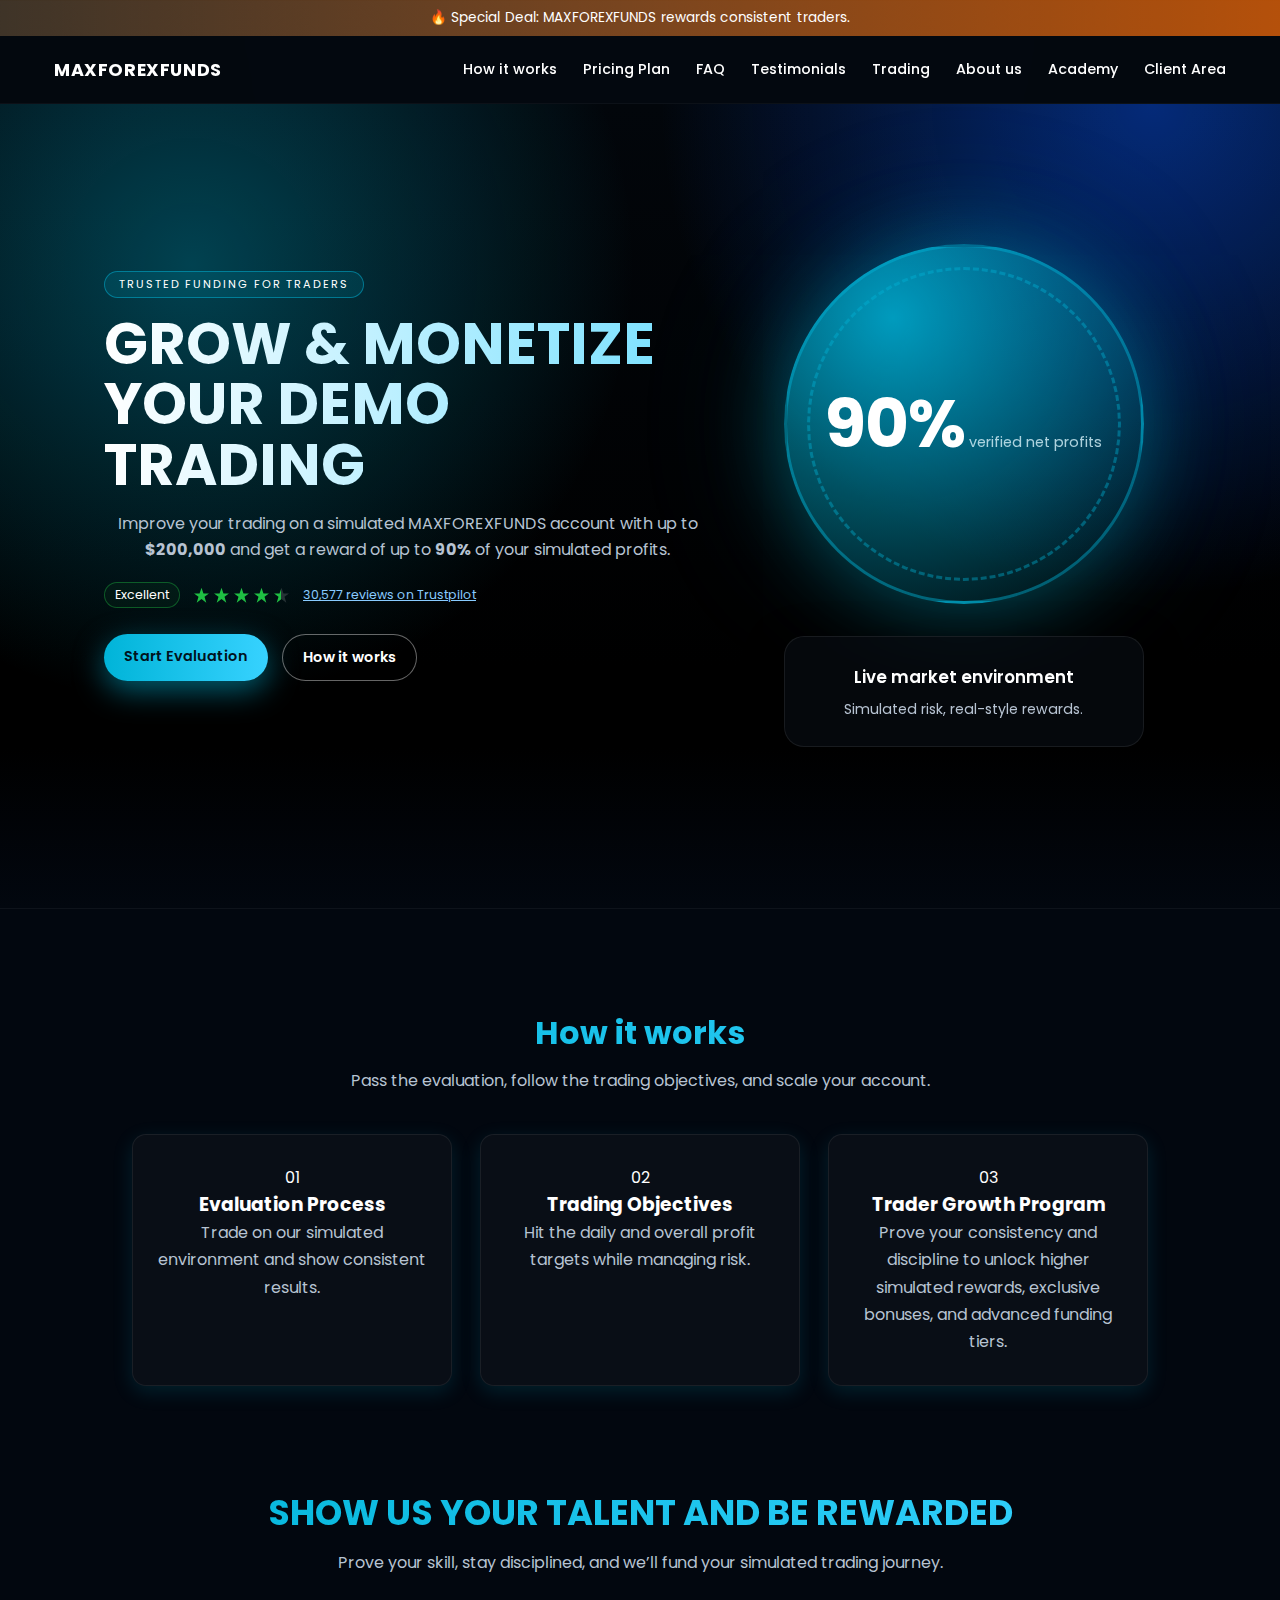
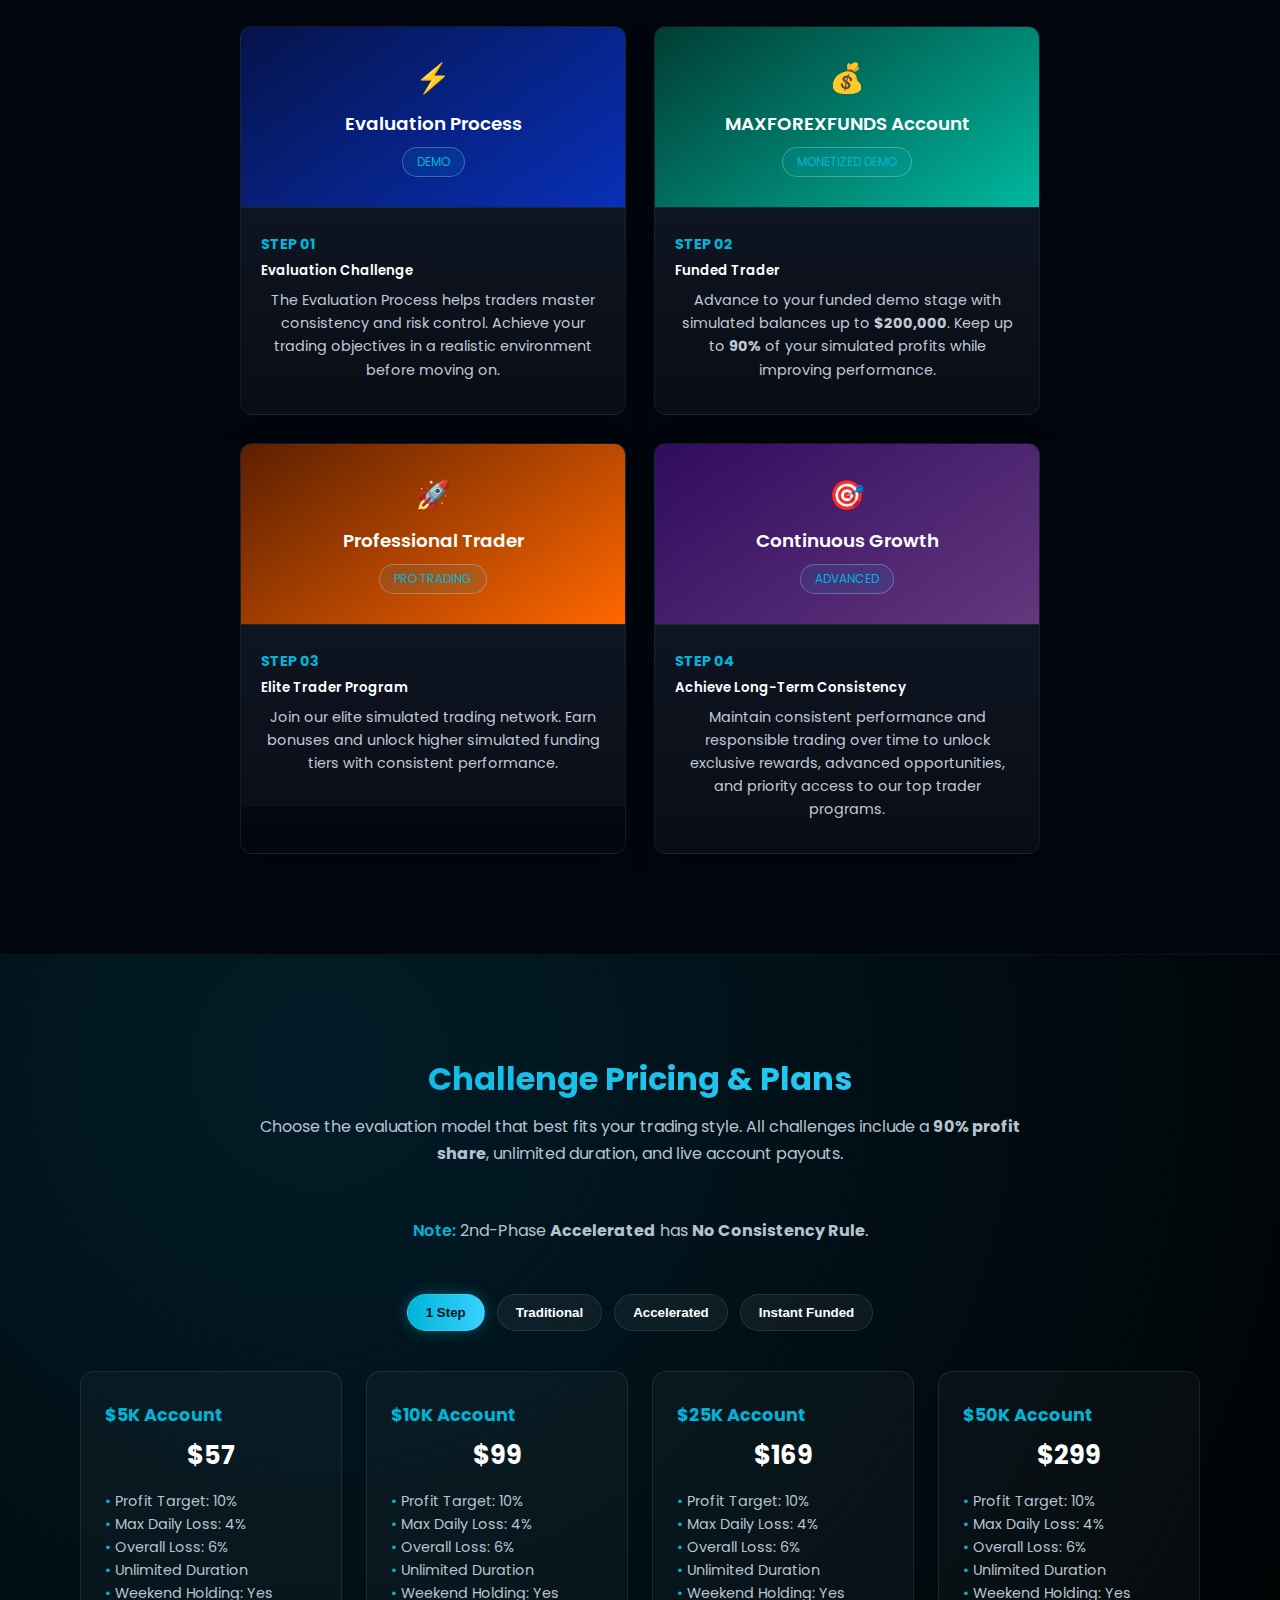
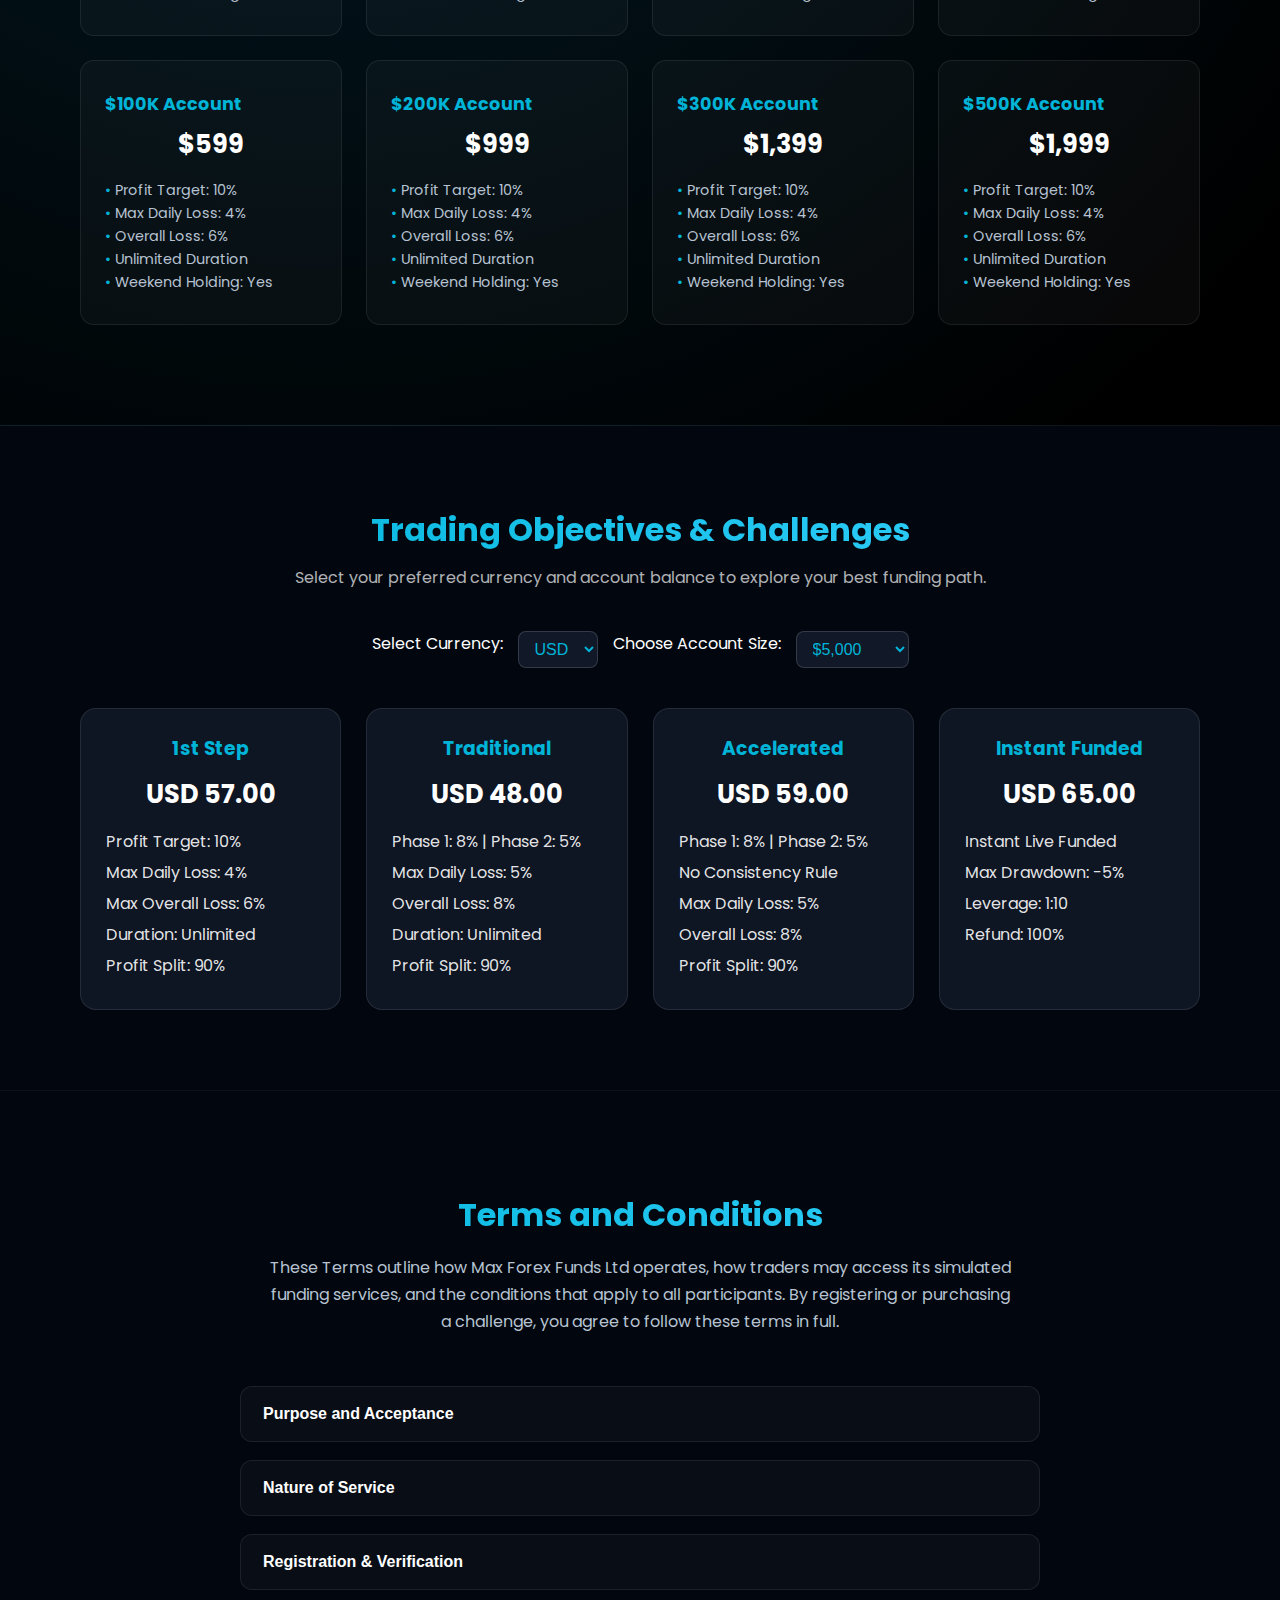
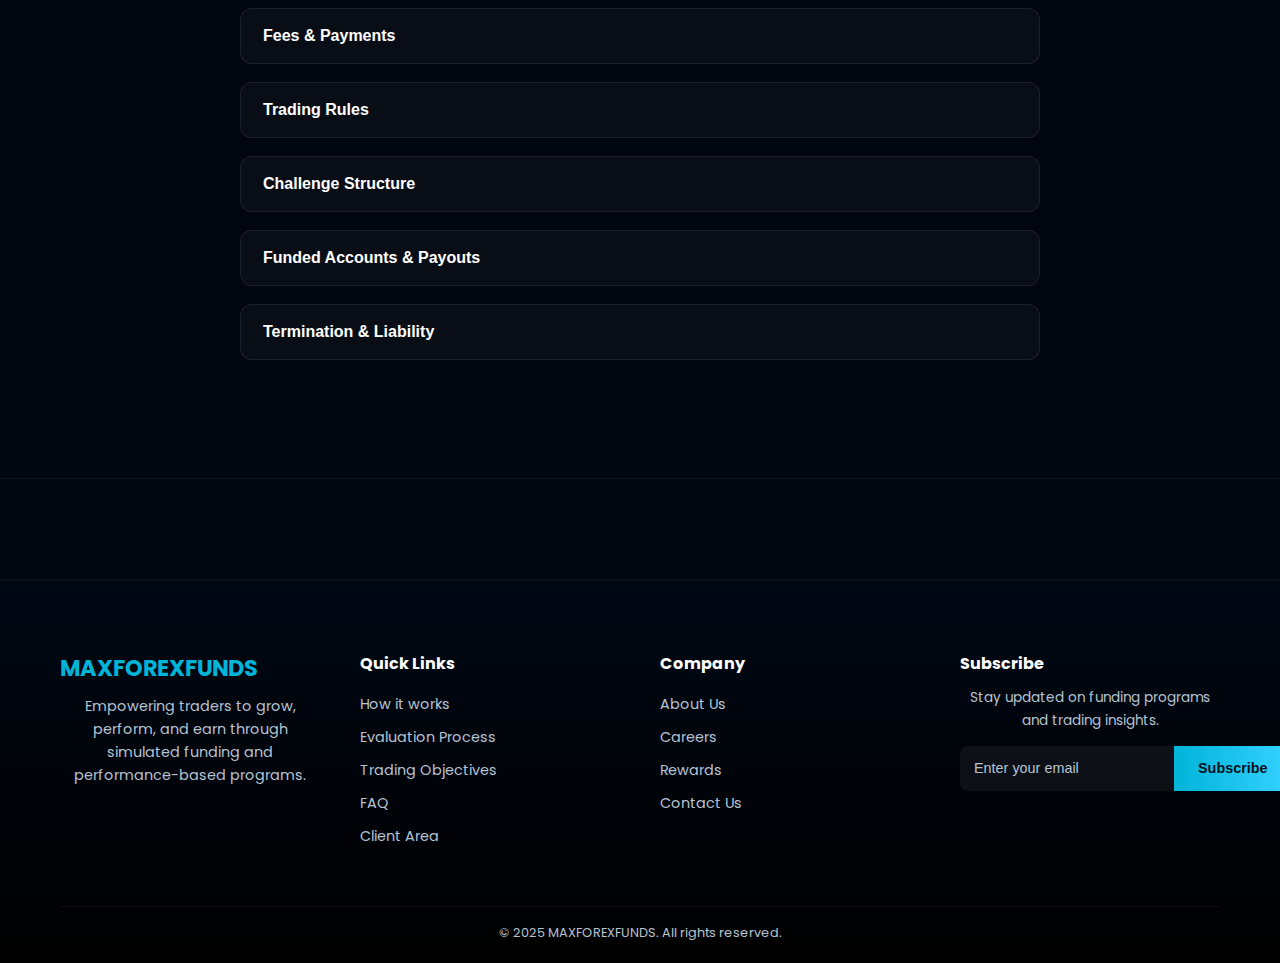
<file: index.html>
<!DOCTYPE html>
<html lang="en">
<head>
  <meta charset="UTF-8" />
  <meta name="viewport" content="width=device-width, initial-scale=1.0" />
  <title>MAXFOREXFUNDS | Funded Demo Trading</title>
  <link rel="stylesheet" href="styles.css" />
  <script defer src="function.js"></script>
</head>
<body>

 <!-- TOP BAR / ANNOUNCEMENT -->
  <div class="topbar">
    <span>🔥 Special Deal:</span> MAXFOREXFUNDS rewards consistent traders.
  </div>

<header class="navbar">
    <!-- LOGO -->
    <a href="index.html" class="logo">MAXFOREXFUNDS</a>

  <!-- NAVIGATION LINKS -->
  <nav class="nav-links" id="navLinks">
    <ul>
      <!-- HOW IT WORKS -->
      <li class="has-dropdown">
        <a href="index.html#evaluation-process">How it works</a>
        <ul class="dropdown">
          <li><a href="index.html#evaluation-process">Evaluation Process</a></li>
          <li><a href="index.html#trading-objectives">Trading Objectives</a></li>
          <li><a href="index.html#terms-and-conditions">Terms and Conditions</a></li>
        </ul>
      </li>
      <li><a href="index.html#pricing ">Pricing Plan</a></li>
      <li><a href="FAQ.html">FAQ</a></li>
      <li><a href="testimonials.html">Testimonials</a></li>

      <!-- TRADING -->
      <li class="has-dropdown">
        <a href="trading.html">Trading</a>
        <ul class="dropdown">
          <li><a href="trading.html#trading-update">Trading Update</a></li>
          <li><a href="trading.html#economic-calendar">Economic Calendar</a></li>
          <li><a href="trading.html#trading-platforms">Trading Platforms</a></li>
        </ul>
      </li>

      <!-- ABOUT US -->
      <li class="has-dropdown">
        <a href="about.html">About us</a>
        <ul class="dropdown">
          <li><a href="about.html#about">About Us</a></li>
          <li><a href="about.html#careers">Careers</a></li>
          <li><a href="about.html#rewards">Rewards</a></li>
          <li><a href="about.html#contact">Contact Us</a></li>
        </ul>
      </li>

      <li><a href="academy.html">Academy</a></li>
      <li><a href="https://trade.maxforexfunds.com/?group=signup&user=&company=1752450204266x798585993672785900">Client Area</a></li>
    </ul>
  </nav>

  <button class="mobile-toggle" id="mobileToggle">
    ☰
  </button>
</header>


  <!-- HERO -->
  <section class="hero">
    <div class="hero-inner">
      <div class="hero-content">
        <div class="hero-badge">Trusted funding for traders</div>
        <h1>GROW & MONETIZE<br />YOUR DEMO TRADING</h1>
        <p>
          Improve your trading on a simulated MAXFOREXFUNDS account with up to
          <strong>$200,000</strong> and get a reward of up to <strong>90%</strong> of your simulated profits.
        </p>

        <div class="hero-rating">
          <span class="rate-label">Excellent</span>
          <div class="rate-stars">
            <span class="star"></span>
            <span class="star"></span>
            <span class="star"></span>
            <span class="star"></span>
            <span class="star half"></span>
          </div>
          <a href="#" class="rate-link">30,577 reviews on Trustpilot</a>
        </div>

        <div class="hero-actions">
          <a href="https://trade.maxforexfunds.com/?group=signup&user=&company=1752450204266x798585993672785900" class="btn primary">Start Evaluation</a>
          <a href="#" class="btn ghost">How it works</a>
        </div>
      </div>

      <!-- RIGHT SIDE VISUAL -->
      <div class="hero-visual">
        <div class="hero-circle">
          <div class="circle-inner">
            <span class="perc">90%</span>
            <span class="small">verified net profits</span>
          </div>
        </div>
        <div class="hero-panel">
          <p class="panel-title">Live market environment</p>
          <p class="panel-text">Simulated risk, real-style rewards.</p>
        </div>
      </div>
    </div>
  </section>

  <!-- HOW IT WORKS STRIP -->
  <section class="steps">
    <h2>How it works</h2>
    <p class="steps-sub">
      Pass the evaluation, follow the trading objectives, and scale your account.
    </p>
    <div class="steps-grid">
      <div class="step-card">
        <span class="step-num">01</span>
        <h3>Evaluation Process</h3>
        <p>Trade on our simulated environment and show consistent results.</p>
      </div>
      <div class="step-card">
        <span class="step-num">02</span>
        <h3>Trading Objectives</h3>
        <p>Hit the daily and overall profit targets while managing risk.</p>
      </div>
      <div class="step-card">
        <span class="step-num">03</span>
        <h3>Trader Growth Program</h3>
        <p>Prove your consistency and discipline to unlock higher simulated rewards, exclusive bonuses, and advanced funding tiers.</p>
      </div>
    </div>


    <!-- EVALUATION PROCESS SECTION -->
<section id="evaluation-process" class="evaluation">
  <div class="container">
    <h2 class="section-title">SHOW US YOUR TALENT AND BE REWARDED</h2>
    <p class="section-sub">Prove your skill, stay disciplined, and we’ll fund your simulated trading journey.</p>

    <div class="eval-grid">
      <div class="eval-card blue">
        <div class="eval-top">
          <div class="eval-icon">⚡</div>
          <h3>Evaluation Process</h3>
          <span class="eval-badge">DEMO</span>
        </div>
        <div class="eval-content">
          <h4>STEP 01</h4>
          <h5>Evaluation Challenge</h5>
          <p>
            The Evaluation Process helps traders master consistency and risk control.
            Achieve your trading objectives in a realistic environment before moving on.
          </p>
        </div>
      </div>

      <div class="eval-card green">
        <div class="eval-top">
          <div class="eval-icon">💰</div>
          <h3>MAXFOREXFUNDS Account</h3>
          <span class="eval-badge">MONETIZED DEMO</span>
        </div>
        <div class="eval-content">
          <h4>STEP 02</h4>
          <h5>Funded Trader</h5>
          <p>
            Advance to your funded demo stage with simulated balances up to <strong>$200,000</strong>.
            Keep up to <strong>90%</strong> of your simulated profits while improving performance.
          </p>
        </div>
      </div>

      <div class="eval-card orange">
        <div class="eval-top">
          <div class="eval-icon">🚀</div>
          <h3>Professional Trader</h3>
          <span class="eval-badge">PRO TRADING</span>
        </div>
        <div class="eval-content">
          <h4>STEP 03</h4>
          <h5>Elite Trader Program</h5>
          <p>
            Join our elite simulated trading network. Earn bonuses and unlock
            higher simulated funding tiers with consistent performance.
          </p>
        </div>
      </div>

      <div class="eval-card purple">
        <div class="eval-top">
          <div class="eval-icon">🎯</div>
          <h3>Continuous Growth</h3>
          <span class="eval-badge">ADVANCED</span>
        </div>
          <div class="eval-content">
            <h4>STEP 04</h4>
            <h5>Achieve Long-Term Consistency</h5>
            <p>
             Maintain consistent performance and responsible trading over time to 
              unlock exclusive rewards, advanced opportunities, and priority access to our top trader programs.
            </p>
          </div>
        </div>
    </div>
  </div>
</section>

<!-- CHALLENGE PRICING & PLANS -->
<section id="pricing" class="pricing-section">
  <div class="container">
    <h2>Challenge Pricing & Plans</h2>
    <p>
      Choose the evaluation model that best fits your trading style. All challenges include a <strong>90% profit share</strong>, unlimited duration, and live account payouts.
    </p>
    
    <!-- NOTE ABOUT CONSISTENCY RULES -->
    <div class="pricing-note">
      <p>
        <span class="highlight">Note: </span> 2nd-Phase <strong>Accelerated</strong> has <strong>No Consistency Rule</strong>.
      </p>
    </div>

    <!-- Tabs -->
    <div class="pricing-tabs">
      <button class="tab active" data-target="onephase">1 Step</button>
      <button class="tab" data-target="traditional">Traditional</button>
      <button class="tab" data-target="accelerated">Accelerated</button>
      <button class="tab" data-target="instant">Instant Funded</button>
    </div>
    

    <!-- === 1-STEP CHALLENGE === -->
    <div class="pricing-grid active" id="onephase">
      <div class="pricing-card"><h3>$5K Account</h3><p class="price">$57</p><ul><li>Profit Target: 10%</li><li>Max Daily Loss: 4%</li><li>Overall Loss: 6%</li><li>Unlimited Duration</li><li>Weekend Holding: Yes </li></ul></div>
      <div class="pricing-card"><h3>$10K Account</h3><p class="price">$99</p><ul><li>Profit Target: 10%</li><li>Max Daily Loss: 4%</li><li>Overall Loss: 6%</li><li>Unlimited Duration</li><li>Weekend Holding: Yes</li></ul></div>
      <div class="pricing-card"><h3>$25K Account</h3><p class="price">$169</p><ul><li>Profit Target: 10%</li><li>Max Daily Loss: 4%</li><li>Overall Loss: 6%</li><li>Unlimited Duration</li><li>Weekend Holding: Yes</li></ul></div>
      <div class="pricing-card"><h3>$50K Account</h3><p class="price">$299</p><ul><li>Profit Target: 10%</li><li>Max Daily Loss: 4%</li><li>Overall Loss: 6%</li><li>Unlimited Duration</li><li>Weekend Holding: Yes</li></ul></div>
      <div class="pricing-card"><h3>$100K Account</h3><p class="price">$599</p><ul><li>Profit Target: 10%</li><li>Max Daily Loss: 4%</li><li>Overall Loss: 6%</li><li>Unlimited Duration</li><li>Weekend Holding: Yes</li></ul></div>
      <div class="pricing-card"><h3>$200K Account</h3><p class="price">$999</p><ul><li>Profit Target: 10%</li><li>Max Daily Loss: 4%</li><li>Overall Loss: 6%</li><li>Unlimited Duration</li><li>Weekend Holding: Yes</li></ul></div>
      <div class="pricing-card"><h3>$300K Account</h3><p class="price">$1,399</p><ul><li>Profit Target: 10%</li><li>Max Daily Loss: 4%</li><li>Overall Loss: 6%</li><li>Unlimited Duration</li><li>Weekend Holding: Yes</li></ul></div>
      <div class="pricing-card"><h3>$500K Account</h3><p class="price">$1,999</p><ul><li>Profit Target: 10%</li><li>Max Daily Loss: 4%</li><li>Overall Loss: 6%</li><li>Unlimited Duration</li><li>Weekend Holding: Yes</li></ul></div>
    </div>

    <!-- === 2-STEP CHALLENGE === -->
    <div class="pricing-grid" id="traditional">
      <div class="pricing-card"><h3>$5K Account</h3><p class="price">$48</p><ul><li>Phase 1 Target: 8%</li><li>Phase 2 Target: 5%</li><li>Max Daily Loss: 5%</li><li>Overall Loss: 8%</li><li>Unlimited Duration</li></ul></div>
      <div class="pricing-card"><h3>$10K Account</h3><p class="price">$90</p><ul><li>Phase 1 Target: 8%</li><li>Phase 2 Target: 5%</li><li>Max Daily Loss: 5%</li><li>Overall Loss: 8%</li><li>Unlimited Duration</li></ul></div>
      <div class="pricing-card"><h3>$25K Account</h3><p class="price">$129</p><ul><li>Phase 1 Target: 8%</li><li>Phase 2 Target: 5%</li><li>Max Daily Loss: 5%</li><li>Overall Loss: 8%</li><li>Unlimited Duration</li></ul></div>
      <div class="pricing-card"><h3>$50K Account</h3><p class="price">$249</p><ul><li>Phase 1 Target: 8%</li><li>Phase 2 Target: 5%</li><li>Max Daily Loss: 5%</li><li>Overall Loss: 8%</li><li>Unlimited Duration</li></ul></div>
      <div class="pricing-card"><h3>$100K Account</h3><p class="price">$472</p><ul><li>Phase 1 Target: 8%</li><li>Phase 2 Target: 5%</li><li>Max Daily Loss: 5%</li><li>Overall Loss: 8%</li><li>Unlimited Duration</li></ul></div>
      <div class="pricing-card"><h3>$200K Account</h3><p class="price">$899</p><ul><li>Phase 1 Target: 8%</li><li>Phase 2 Target: 5%</li><li>Max Daily Loss: 5%</li><li>Overall Loss: 8%</li><li>Unlimited Duration</li></ul></div>
      <div class="pricing-card"><h3>$300K Account</h3><p class="price">$1,199</p><ul><li>Phase 1 Target: 8%</li><li>Phase 2 Target: 5%</li><li>Max Daily Loss: 5%</li><li>Overall Loss: 8%</li><li>Unlimited Duration</li></ul></div>
      <div class="pricing-card"><h3>$500K Account</h3><p class="price">$1,700</p><ul><li>Phase 1 Target: 8%</li><li>Phase 2 Target: 5%</li><li>Max Daily Loss: 5%</li><li>Overall Loss: 8%</li><li>Unlimited Duration</li></ul></div>
    </div>

    <!-- === ACCELERATED === -->
    <div class="pricing-grid" id="accelerated">
      <div class="pricing-card"><h3>$5K Account</h3><p class="price">$59</p><ul><li>No Evaluation — Instant Access</li><li>Profit Target: 10%</li><li>Max Loss: 6%</li><li>Bi-Weekly Payouts</li></ul></div>
      <div class="pricing-card"><h3>$10K Account</h3><p class="price">$110</p><ul><li>No Evaluation — Instant Access</li><li>Profit Target: 10%</li><li>Max Loss: 6%</li><li>Bi-Weekly Payouts</li></ul></div>
      <div class="pricing-card"><h3>$25K Account</h3><p class="price">$179</p><ul><li>No Evaluation — Instant Access</li><li>Profit Target: 10%</li><li>Max Loss: 6%</li><li>Bi-Weekly Payouts</li></ul></div>
      <div class="pricing-card"><h3>$50K Account</h3><p class="price">$349</p><ul><li>No Evaluation — Instant Access</li><li>Profit Target: 10%</li><li>Max Loss: 6%</li><li>Bi-Weekly Payouts</li></ul></div>
      <div class="pricing-card"><h3>$100K Account</h3><p class="price">$610</p><ul><li>No Evaluation — Instant Access</li><li>Profit Target: 10%</li><li>Max Loss: 6%</li><li>Bi-Weekly Payouts</li></ul></div>
      <div class="pricing-card"><h3>$200K Account</h3><p class="price">$1,099</p><ul><li>No Evaluation — Instant Access</li><li>Profit Target: 10%</li><li>Max Loss: 6%</li><li>Bi-Weekly Payouts</li></ul></div>
      <div class="pricing-card"><h3>$300K Account</h3><p class="price">$1,599</p><ul><li>No Evaluation — Instant Access</li><li>Profit Target: 10%</li><li>Max Loss: 6%</li><li>Bi-Weekly Payouts</li></ul></div>
      <div class="pricing-card"><h3>$500K Account</h3><p class="price">$2,460</p><ul><li>No Evaluation — Instant Access</li><li>Profit Target: 10%</li><li>Max Loss: 6%</li><li>Bi-Weekly Payouts</li></ul></div>
    </div>

    <!-- === INSTANT FUNDED === -->
    <div class="pricing-grid" id="instant">
      <div class="pricing-card"><h3>$5K Account</h3><p class="price">$65</p><ul><li>Instant Access (No Challenge)</li><li>Profit Target: 10%</li><li>Max Loss: 5%</li><li>Bi-Weekly Payouts</li></ul></div>
      <div class="pricing-card"><h3>$10K Account</h3><p class="price">$99</p><ul><li>Instant Access (No Challenge)</li><li>Profit Target: 10%</li><li>Max Loss: 5%</li><li>Bi-Weekly Payouts</li></ul></div>
      <div class="pricing-card"><h3>$25K Account</h3><p class="price">$199</p><ul><li>Instant Access (No Challenge)</li><li>Profit Target: 10%</li><li>Max Loss: 5%</li><li>Bi-Weekly Payouts</li></ul></div>
      <div class="pricing-card"><h3>$50K Account</h3><p class="price">$299</p><ul><li>Instant Access (No Challenge)</li><li>Profit Target: 10%</li><li>Max Loss: 5%</li><li>Bi-Weekly Payouts</li></ul></div>
      <div class="pricing-card"><h3>$100K Account</h3><p class="price">$539</p><ul><li>Instant Access (No Challenge)</li><li>Profit Target: 10%</li><li>Max Loss: 5%</li><li>Bi-Weekly Payouts</li></ul></div>
      <div class="pricing-card"><h3>$200K Account</h3><p class="price">$1,100</p><ul><li>Instant Access (No Challenge)</li><li>Profit Target: 10%</li><li>Max Loss: 5%</li><li>Bi-Weekly Payouts</li></ul></div>
    </div>
  </div>
</section>

  <!-- TRADING OBJECTIVES SECTION --> 
<section class="trading-objectives-section" id="trading-objectives">
  <div class="container">
    <h2>Trading Objectives & Challenges</h2>
    <p>Select your preferred currency and account balance to explore your best funding path.</p>

    <!-- Selectors -->
    <div class="selectors">
      <label>Select Currency:</label>
      <select id="currencySelect">
        <option value="USD">USD</option>
        <option value="EUR">EUR</option>
        <option value="YEN">YEN</option>
        <option value="CAD">CAD</option>
      </select>

      <label>Choose Account Size:</label>
      <select id="balanceSelect">
        <option value="5000">$5,000</option>
        <option value="10000">$10,000</option>
        <option value="25000">$25,000</option>
        <option value="50000">$50,000</option>
        <option value="100000">$100,000</option>
        <option value="200000">$200,000</option>
        <option value="300000">$300,000</option>
        <option value="500000">$500,000</option>
      </select>
    </div>

    <!-- Challenge Comparison -->
    <div class="challenge-comparison">
      <div class="challenge-card" id="firststep">
        <h3>1st Step</h3>
        <div class="price">--</div>
        <ul>
          <li>Profit Target: 10%</li>
          <li>Max Daily Loss: 4%</li>
          <li>Max Overall Loss: 6%</li>
          <li>Duration: Unlimited</li>
          <li>Profit Split: 90%</li>
        </ul>
      </div>

      <div class="challenge-card" id="traditionalObj">
        <h3>Traditional</h3>
        <div class="price">--</div>
        <ul>
          <li>Phase 1: 8% | Phase 2: 5%</li>
          <li>Max Daily Loss: 5%</li>
          <li>Overall Loss: 8%</li>
          <li>Duration: Unlimited</li>
          <li>Profit Split: 90%</li>
        </ul>
      </div>

      <div class="challenge-card" id="acceleratedObj">
        <h3>Accelerated</h3>
        <div class="price">--</div>
        <ul>
          <li>Phase 1: 8% | Phase 2: 5%</li>
          <li>No Consistency Rule</li>
          <li>Max Daily Loss: 5%</li>
          <li>Overall Loss: 8%</li>
          <li>Profit Split: 90%</li>
        </ul>
      </div>

      <div class="challenge-card" id="instantfunded">
        <h3>Instant Funded</h3>
        <div class="price">--</div>
        <ul>
          <li>Instant Live Funded</li>
          <li>Max Drawdown: -5%</li>
          <li>Leverage: 1:10</li>
          <li>Refund: 100%</li>
        </ul>
      </div>
    </div>
  </div>
</section>

<!-- TERMS AND CONDITIONS - ACCORDION STYLE -->
<section id="terms-and-conditions" class="trading-section terms">
  <div class="container">
    <h2>Terms and Conditions</h2>
    <p>
      These Terms outline how Max Forex Funds Ltd operates, how traders may access its simulated funding services, and the conditions that apply to all participants. By registering or purchasing a challenge, you agree to follow these terms in full.
    </p>

    <div class="faq-container">
      <div class="faq-item">
        <button class="faq-question"> Purpose and Acceptance</button>
        <div class="faq-answer">
          <p>Traders must be 18+ and agree to all terms before using Max Forex Funds services.</p>
        </div>
      </div>

      <div class="faq-item">
        <button class="faq-question"> Nature of Service</button>
        <div class="faq-answer">
          <p>All accounts are simulated and used solely for evaluating trading performance under realistic market conditions.</p>
        </div>
      </div>

      <div class="faq-item">
        <button class="faq-question"> Registration & Verification</button>
        <div class="faq-answer">
          <p>KYC documentation and accurate personal details are mandatory for account access and payouts.</p>
        </div>
      </div>

      <div class="faq-item">
        <button class="faq-question"> Fees & Payments</button>
        <div class="faq-answer">
          <p>Challenge fees are non-refundable once issued. Refunds apply only after passing and receiving a first payout.</p>
        </div>
      </div>

      <div class="faq-item">
        <button class="faq-question"> Trading Rules</button>
        <div class="faq-answer">
          <p>Prohibited activities include latency abuse, grid/martingale systems, hedging, or arbitrage between accounts.</p>
        </div>
      </div>

      <div class="faq-item">
        <button class="faq-question"> Challenge Structure</button>
        <div class="faq-answer">
          <p>Includes Traditional (2-step), One-Step, Accelerated, and Instant Funded accounts — each with unique profit targets and drawdown limits.</p>
        </div>
      </div>

      <div class="faq-item">
        <button class="faq-question"> Funded Accounts & Payouts</button>
        <div class="faq-answer">
          <p>Payouts are 90% of net profits, bi-weekly, after KYC verification. Misconduct voids eligibility.</p>
        </div>
      </div>

      <div class="faq-item">
        <button class="faq-question"> Termination & Liability</button>
        <div class="faq-answer">
          <p>Breach of rules, fraud, or identity misuse may result in permanent account suspension without refund. The Company is not liable for losses resulting from misuse or third-party outages.</p>
        </div>
      </div>
    </div>
  </div>
</section>

  </section>
  <!-- FOOTER -->
<footer class="site-footer">
  <div class="footer-container">
    <div class="footer-left">
      <h3>MAXFOREXFUNDS</h3>
      <p>Empowering traders to grow, perform, and earn through simulated funding and performance-based programs.</p>
      <div class="footer-socials">
        <a href="#"><i class="fa-brands fa-facebook-f"></i></a>
        <a href="#"><i class="fa-brands fa-x-twitter"></i></a>
        <a href="#"><i class="fa-brands fa-linkedin-in"></i></a>
        <a href="#"><i class="fa-brands fa-instagram"></i></a>
      </div>
    </div>

    <div class="footer-links">
      <h4>Quick Links</h4>
      <ul>
        <li><a href="index.html">How it works</a></li>
        <li><a href="index.html#evaluation-process">Evaluation Process</a></li>
        <li><a href="index.html#trading-objectives">Trading Objectives</a></li>
        <li><a href="FAQ.html">FAQ</a></li>
        <li><a href="client-area.html">Client Area</a></li>
      </ul>
    </div>

    <div class="footer-links">
      <h4>Company</h4>
      <ul>
        <li><a href="about.html">About Us</a></li>
        <li><a href="about.html#careers">Careers</a></li>
        <li><a href="about.html#rewards">Rewards</a></li>
        <li><a href="about.html#contact">Contact Us</a></li>
      </ul>
    </div>

    <div class="footer-right">
      <h4>Subscribe</h4>
      <p>Stay updated on funding programs and trading insights.</p>
      <form class="footer-form">
        <input type="email" placeholder="Enter your email" required />
        <button type="submit">Subscribe</button>
      </form>
    </div>
  </div>

  <div class="footer-bottom">
    <p>© 2025 MAXFOREXFUNDS. All rights reserved.</p>
  </div>
</footer>
<script>
  // --- Fade-in animation ---
  document.addEventListener("DOMContentLoaded", () => {
    document.body.classList.add("fade-in");
  });

  // --- Smooth fade-out navigation ---
  document.querySelectorAll("a[href]").forEach(link => {
    const href = link.getAttribute("href");
    if (
      href &&
      !href.startsWith("#") &&
      !href.startsWith("javascript:") &&
      !href.includes("#")
    ) {
      link.addEventListener("click", e => {
        e.preventDefault();
        document.body.classList.remove("fade-in");
        document.body.classList.add("fade-out");
        setTimeout(() => (window.location.href = href), 400);
      });
    }
  });

  // --- Search Logic ---
  function filterNavLinks() {
    const input = document.getElementById("navSearch");
    const resultsBox = document.getElementById("searchResults");
    if (!input || !resultsBox) return;

    const query = input.value.toLowerCase().trim();
    const allLinks = document.querySelectorAll(".nav-links a, .footer-links a");

    resultsBox.innerHTML = "";
    if (query === "") {
      resultsBox.style.display = "none";
      return;
    }

    const matches = [];
    allLinks.forEach(link => {
      const text = link.textContent.toLowerCase();
      const href = link.getAttribute("href");
      if (text.includes(query)) matches.push({ text: link.textContent, href });
    });

    if (matches.length) {
      matches.forEach(item => {
        const li = document.createElement("li");
        li.textContent = item.text;
        li.onclick = () => {
          document.body.classList.remove("fade-in");
          document.body.classList.add("fade-out");
          setTimeout(() => (window.location.href = item.href), 400);
        };
        resultsBox.appendChild(li);
      });
      resultsBox.style.display = "block";
    } else {
      resultsBox.innerHTML = `<li style="color:#777;text-align:center;">No results found</li>`;
      resultsBox.style.display = "block";
    }
  }

    // --- FAQ Toggle ---
  document.querySelectorAll(".faq-question").forEach(button => {
    button.addEventListener("click", () => {
      const faqItem = button.parentElement;
      const answer = faqItem.querySelector(".faq-answer");

      // Toggle active class
      faqItem.classList.toggle("active");

      // Smooth open/close animation
      if (faqItem.classList.contains("active")) {
        answer.style.maxHeight = answer.scrollHeight + "px";
      } else {
        answer.style.maxHeight = null;
      }
    });
  });


  // --- Events ---
  document.getElementById("navSearch").addEventListener("keyup", filterNavLinks);
  document.getElementById("searchBtn").addEventListener("click", filterNavLinks);

  // --- Hide dropdown when clicking elsewhere ---
  document.addEventListener("click", e => {
    const box = document.getElementById("searchResults");
    const wrap = document.querySelector(".search-container");
    if (wrap && !wrap.contains(e.target)) box.style.display = "none";
  });
</script>
<!-- === SCRIPT === -->
<script>
document.addEventListener("DOMContentLoaded", () => {
  const pricingData = {
    "1st Step": {5000:57,10000:99,25000:169,50000:299,100000:599,200000:999,300000:1399,500000:1999},
    "Traditional": {5000:48,10000:90,25000:129,50000:249,100000:472,200000:899,300000:1199,500000:1700},
    "Accelerated": {5000:59,10000:110,25000:179,50000:349,100000:610,200000:1099,300000:1599,500000:2460},
    "Instant Funded": {5000:65,10000:99,25000:199,50000:299,100000:539,200000:1100}
  };

  const rates = { USD: 1, EUR: 0.92, YEN: 152.4, CAD: 1.36 };
  const idMap = {
  "1st Step": "firststep",
  "Traditional": "traditionalObj",
  "Accelerated": "acceleratedObj",
  "Instant Funded": "instantfunded"
};


  function updatePrices() {
    const currency = document.getElementById("currencySelect").value;
    const balance = parseInt(document.getElementById("balanceSelect").value);
    const rate = rates[currency];

    for (const type in pricingData) {
      const amount = pricingData[type][balance];
      const converted = amount ? (amount * rate).toFixed(2) : "-";
      const card = document.getElementById(idMap[type]);
      if (card) {
        const priceEl = card.querySelector(".price");
        priceEl.style.opacity = "0";
        setTimeout(() => {
          priceEl.textContent = amount ? `${currency} ${converted}` : "N/A";
          priceEl.style.opacity = "1";
        }, 150);
      }
    }
  }

  document.getElementById("currencySelect").addEventListener("change", updatePrices);
  document.getElementById("balanceSelect").addEventListener("change", updatePrices);
  updatePrices();
});
</script>
</body>
</html>
</file>
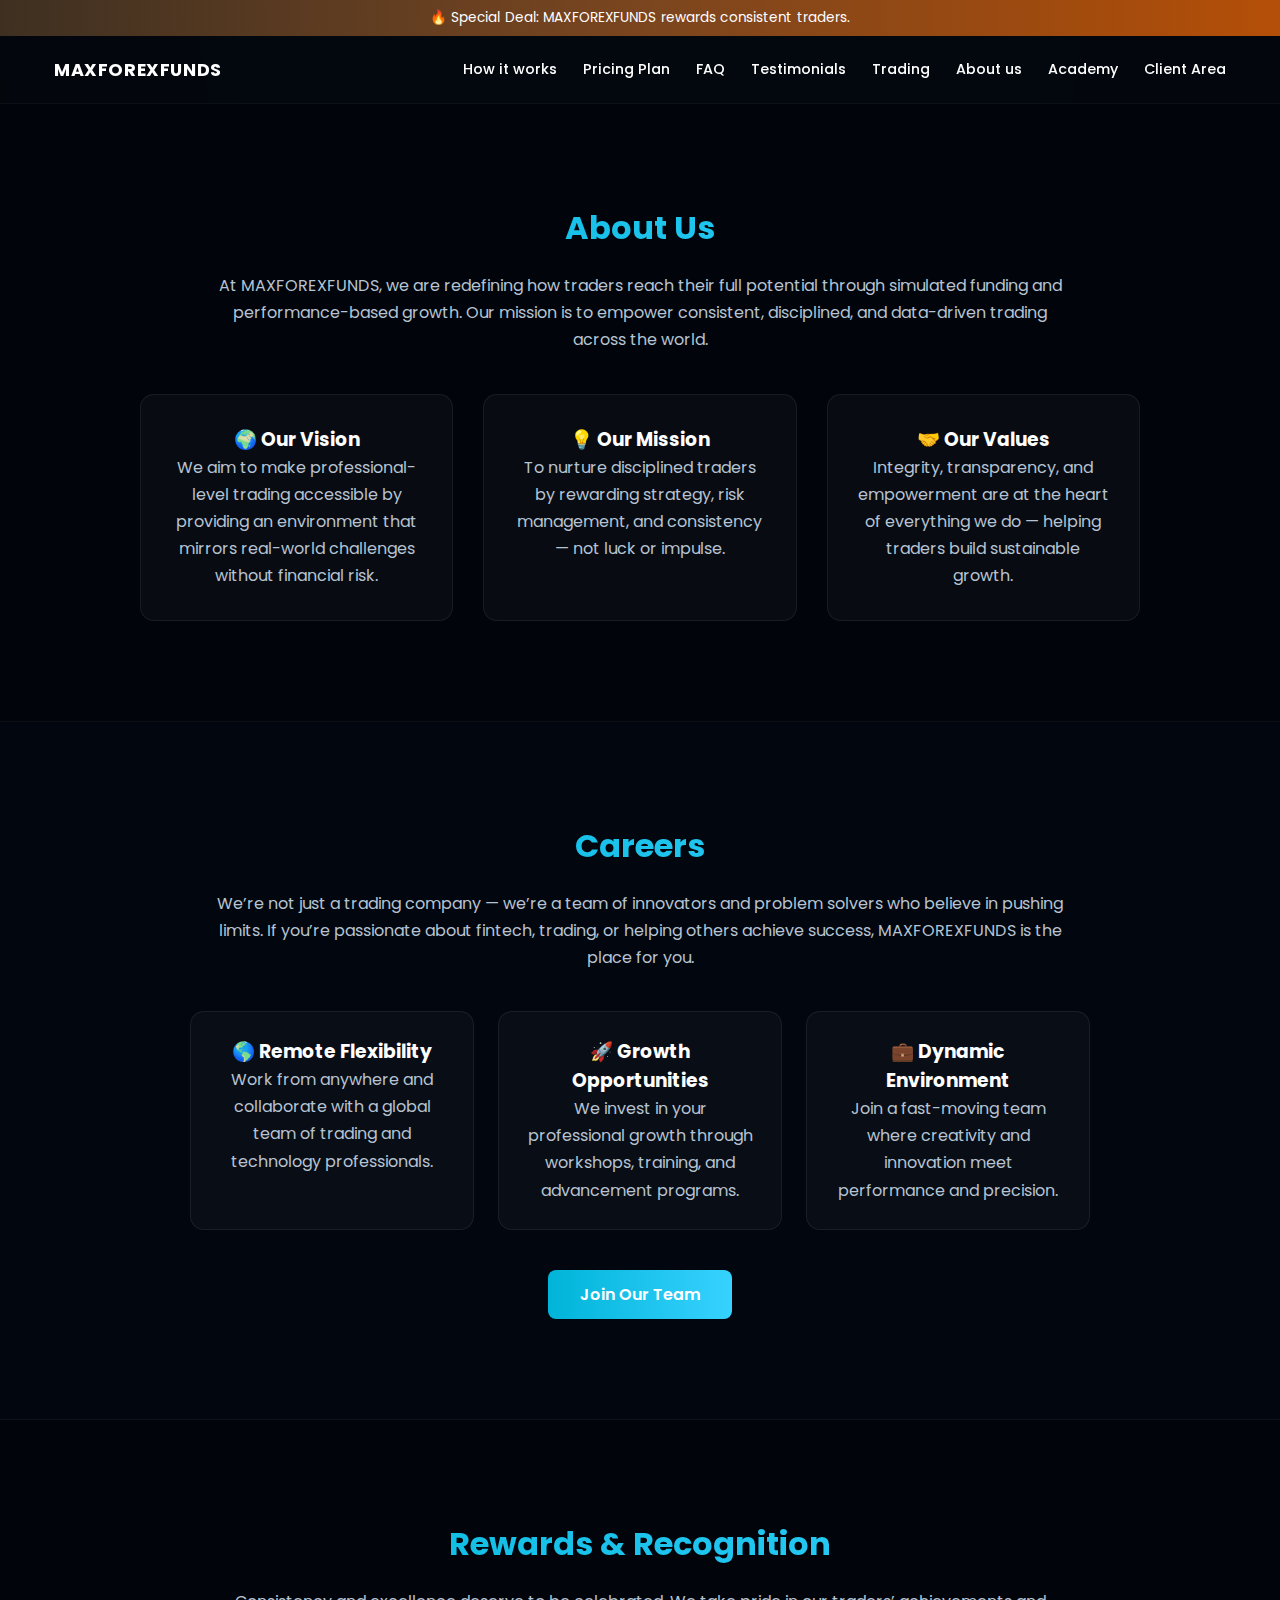
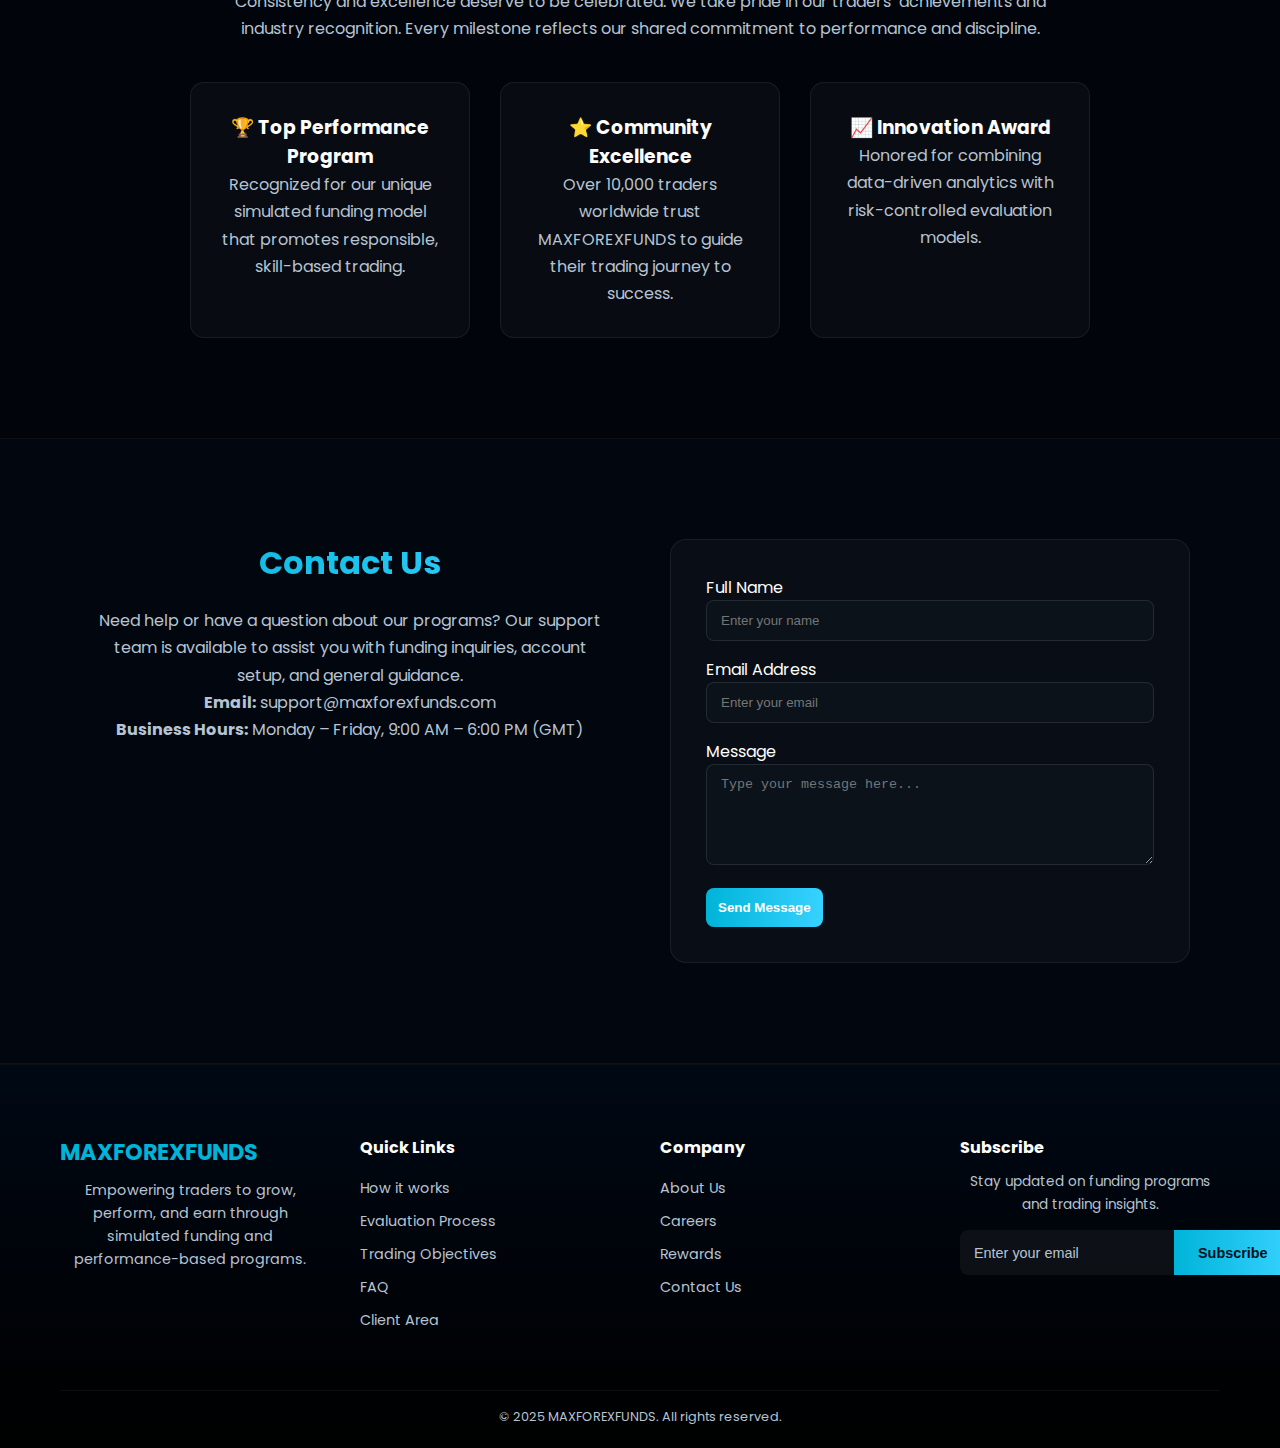
<file: about.html>
<!DOCTYPE html>
<html lang="en">
<head>
  <meta charset="UTF-8">
  <meta name="viewport" content="width=device-width, initial-scale=1.0">
  <title>About - MAXFOREXFUNDS</title>
  <link rel="stylesheet" href="styles.css">
</head>
<body>

 <!-- TOP BAR / ANNOUNCEMENT -->
  <div class="topbar">
    <span>🔥 Special Deal:</span> MAXFOREXFUNDS rewards consistent traders.
  </div>

<header class="navbar">
    <!-- LOGO -->
    <a href="index.html" class="logo">MAXFOREXFUNDS</a>

  <!-- NAVIGATION LINKS -->
  <nav class="nav-links" id="navLinks">
    <ul>
      <!-- HOW IT WORKS -->
      <li class="has-dropdown">
        <a href="index.html#evaluation-process">How it works</a>
        <ul class="dropdown">
          <li><a href="index.html#evaluation-process">Evaluation Process</a></li>
          <li><a href="index.html#trading-objectives">Trading Objectives</a></li>
          <li><a href="index.html#terms-and-conditions">Terms and Conditions</a></li>
        </ul>
      </li>

       <li><a href="index.html#pricing ">Pricing Plan</a></li>
      <li><a href="FAQ.html">FAQ</a></li>
      <li><a href="testimonials.html">Testimonials</a></li>

      <!-- TRADING -->
      <li class="has-dropdown">
        <a href="trading.html">Trading</a>
        <ul class="dropdown">
          <li><a href="trading.html#trading-update">Trading Update</a></li>
          <li><a href="trading.html#economic-calendar">Economic Calendar</a></li>
          <li><a href="trading.html#trading-platforms">Trading Platforms</a></li>
        </ul>
      </li>

      <!-- ABOUT US -->
      <li class="has-dropdown">
        <a href="about.html">About us</a>
        <ul class="dropdown">
          <li><a href="about.html#about">About Us</a></li>
          <li><a href="about.html#careers">Careers</a></li>
          <li><a href="about.html#rewards">Rewards</a></li>
          <li><a href="about.html#contact">Contact Us</a></li>
        </ul>
      </li>

      <li><a href="academy.html">Academy</a></li>
      <li><a href="https://trade.maxforexfunds.com/?group=signup&user=&company=1752450204266x798585993672785900">Client Area</a></li>
    </ul>
  </nav>

  <button class="mobile-toggle" id="mobileToggle">
    ☰
  </button>
</header>

  <!-- ABOUT US -->
  <section id="about">
    <h2>About Us</h2>
    <p>At MAXFOREXFUNDS, we are redefining how traders reach their full potential through simulated funding and performance-based growth. Our mission is to empower consistent, disciplined, and data-driven trading across the world.</p>

    <div class="about-grid">
      <div class="about-card">
        <h3>🌍 Our Vision</h3>
        <p>We aim to make professional-level trading accessible by providing an environment that mirrors real-world challenges without financial risk.</p>
      </div>
      <div class="about-card">
        <h3>💡 Our Mission</h3>
        <p>To nurture disciplined traders by rewarding strategy, risk management, and consistency — not luck or impulse.</p>
      </div>
      <div class="about-card">
        <h3>🤝 Our Values</h3>
        <p>Integrity, transparency, and empowerment are at the heart of everything we do — helping traders build sustainable growth.</p>
      </div>
    </div>
  </section>

  <!-- CAREERS -->
  <section id="careers" class="careers-section">
    <h2>Careers</h2>
    <p>We’re not just a trading company — we’re a team of innovators and problem solvers who believe in pushing limits. If you’re passionate about fintech, trading, or helping others achieve success, MAXFOREXFUNDS is the place for you.</p>

    <div class="benefits-grid">
      <div class="benefit-card">
        <h3>🌎 Remote Flexibility</h3>
        <p>Work from anywhere and collaborate with a global team of trading and technology professionals.</p>
      </div>
      <div class="benefit-card">
        <h3>🚀 Growth Opportunities</h3>
        <p>We invest in your professional growth through workshops, training, and advancement programs.</p>
      </div>
      <div class="benefit-card">
        <h3>💼 Dynamic Environment</h3>
        <p>Join a fast-moving team where creativity and innovation meet performance and precision.</p>
      </div>
    </div>

    <a href="https://trade.maxforexfunds.com/?group=signup&user=&company=1752450204266x798585993672785900" class="join-btn">Join Our Team</a>
  </section>

  <!-- REWARDS -->
  <section id="rewards">
    <h2>Rewards & Recognition</h2>
    <p>Consistency and excellence deserve to be celebrated. We take pride in our traders’ achievements and industry recognition. Every milestone reflects our shared commitment to performance and discipline.</p>

    <div class="awards-grid">
      <div class="award-card">
        <h3>🏆 Top Performance Program</h3>
        <p>Recognized for our unique simulated funding model that promotes responsible, skill-based trading.</p>
      </div>
      <div class="award-card">
        <h3>⭐ Community Excellence</h3>
        <p>Over 10,000 traders worldwide trust MAXFOREXFUNDS to guide their trading journey to success.</p>
      </div>
      <div class="award-card">
        <h3>📈 Innovation Award</h3>
        <p>Honored for combining data-driven analytics with risk-controlled evaluation models.</p>
      </div>
    </div>
  </section>

  <!-- CONTACT US -->
  <section id="contact" class="contact-section">
    <div class="contact-container">
      <div class="contact-left">
        <h2>Contact Us</h2>
        <p>Need help or have a question about our programs?  
        Our support team is available to assist you with funding inquiries, account setup, and general guidance.</p>

        <div class="contact-info">
          <p><strong>Email:</strong> support@maxforexfunds.com</p>
          <p><strong>Business Hours:</strong> Monday – Friday, 9:00 AM – 6:00 PM (GMT)</p>
        </div>
      </div>

      <div class="contact-right">
        <form class="contact-form" onsubmit="event.preventDefault(); alert('Message sent successfully!');">
          <label for="name">Full Name</label>
          <input type="text" id="name" name="name" placeholder="Enter your name" required>

          <label for="email">Email Address</label>
          <input type="email" id="email" name="email" placeholder="Enter your email" required>

          <label for="message">Message</label>
          <textarea id="message" name="message" rows="5" placeholder="Type your message here..." required></textarea>

          <button type="submit">Send Message</button>
        </form>
      </div>
    </div>
  </section>

 <!-- FOOTER -->
<footer class="site-footer">
  <div class="footer-container">
    <div class="footer-left">
      <h3>MAXFOREXFUNDS</h3>
      <p>Empowering traders to grow, perform, and earn through simulated funding and performance-based programs.</p>
      <div class="footer-socials">
        <a href="#"><i class="fa-brands fa-facebook-f"></i></a>
        <a href="#"><i class="fa-brands fa-x-twitter"></i></a>
        <a href="#"><i class="fa-brands fa-linkedin-in"></i></a>
        <a href="#"><i class="fa-brands fa-instagram"></i></a>
      </div>
    </div>

    <div class="footer-links">
      <h4>Quick Links</h4>
      <ul>
        <li><a href="index.html">How it works</a></li>
        <li><a href="index.html#evaluation-process">Evaluation Process</a></li>
        <li><a href="index.html#trading-objectives">Trading Objectives</a></li>
        <li><a href="FAQ.html">FAQ</a></li>
        <li><a href="client-area.html">Client Area</a></li>
      </ul>
    </div>

    <div class="footer-links">
      <h4>Company</h4>
      <ul>
        <li><a href="about.html#about">About Us</a></li>
        <li><a href="about.html#careers">Careers</a></li>
        <li><a href="about.html#rewards">Rewards</a></li>
        <li><a href="about.html#contact">Contact Us</a></li>
      </ul>
    </div>

    <div class="footer-right">
      <h4>Subscribe</h4>
      <p>Stay updated on funding programs and trading insights.</p>
      <form class="footer-form">
        <input type="email" placeholder="Enter your email" required />
        <button type="submit">Subscribe</button>
      </form>
    </div>
  </div>

  <div class="footer-bottom">
    <p>© 2025 MAXFOREXFUNDS. All rights reserved.</p>
  </div>
</footer>
  <script>
  // --- Fade-in animation ---
  document.addEventListener("DOMContentLoaded", () => {
    document.body.classList.add("fade-in");
  });

  // --- Smooth fade-out navigation ---
  document.querySelectorAll("a[href]").forEach(link => {
    const href = link.getAttribute("href");
    if (
      href &&
      !href.startsWith("#") &&
      !href.startsWith("javascript:") &&
      !href.includes("#")
    ) {
      link.addEventListener("click", e => {
        e.preventDefault();
        document.body.classList.remove("fade-in");
        document.body.classList.add("fade-out");
        setTimeout(() => (window.location.href = href), 400);
      });
    }
  });

  // --- Search Logic ---
  function filterNavLinks() {
    const input = document.getElementById("navSearch");
    const resultsBox = document.getElementById("searchResults");
    if (!input || !resultsBox) return;

    const query = input.value.toLowerCase().trim();
    const allLinks = document.querySelectorAll(".nav-links a, .footer-links a");

    resultsBox.innerHTML = "";
    if (query === "") {
      resultsBox.style.display = "none";
      return;
    }

    const matches = [];
    allLinks.forEach(link => {
      const text = link.textContent.toLowerCase();
      const href = link.getAttribute("href");
      if (text.includes(query)) matches.push({ text: link.textContent, href });
    });

    if (matches.length) {
      matches.forEach(item => {
        const li = document.createElement("li");
        li.textContent = item.text;
        li.onclick = () => {
          document.body.classList.remove("fade-in");
          document.body.classList.add("fade-out");
          setTimeout(() => (window.location.href = item.href), 400);
        };
        resultsBox.appendChild(li);
      });
      resultsBox.style.display = "block";
    } else {
      resultsBox.innerHTML = `<li style="color:#777;text-align:center;">No results found</li>`;
      resultsBox.style.display = "block";
    }
  }

  // --- Events ---
  document.getElementById("navSearch").addEventListener("keyup", filterNavLinks);
  document.getElementById("searchBtn").addEventListener("click", filterNavLinks);

  // --- Hide dropdown when clicking elsewhere ---
  document.addEventListener("click", e => {
    const box = document.getElementById("searchResults");
    const wrap = document.querySelector(".search-container");
    if (wrap && !wrap.contains(e.target)) box.style.display = "none";
  });
</script>

</body>
</html>
</file>
<file: styles.css>
@import url('https://fonts.googleapis.com/css2?family=Poppins:wght@400;500;600;700&display=swap');

:root {
  --bg: #0b0d11;
  --bg2: #020b16;
  --accent: #00b4d8;
  --accent-soft: rgba(0, 180, 216, 0.12);
  --text: #fff;
  --muted: #b7c3d2;
  --card: rgba(10, 16, 26, 0.4);
  --radius: 14px;
}


* {
  margin: 0;
  padding: 0;
  box-sizing: border-box;
}

body {
  opacity: 0;
  transition: opacity 0.4s ease-in-out;
}

body.fade-in {
  opacity: 1;
}

body.fade-out {
  opacity: 0;
}


body {
  background: radial-gradient(circle at top, #061a2e 0%, #020408 40%, #000 90%);
  font-family: 'Poppins', sans-serif;
  color: var(--text);
  min-height: 100vh;
}

.logo {
  color: #fff;
  font-weight: 700;
  font-size: 1.1rem;
  letter-spacing: 0.6px;
  text-decoration: none;
  cursor: pointer;
}

.logo:hover {
  color: #00b4d8; /* optional hover glow */
  transition: color 0.3s ease;
}

/* TOPBAR -------------------------------------------------- */
.topbar {
  width: 100%;
  background: linear-gradient(90deg, rgba(255,158,54,0.23), rgba(255, 106, 0, 0.7));
  color: #fff;
  text-align: center;
  padding: 8px 16px;
  font-size: 0.85rem;
  letter-spacing: 0.1px;
}

/* NAVBAR -------------------------------------------------- */
/* NAVBAR — logo left / links right */
.navbar {
  width: 100%;
  height: 68px;
  background: rgba(3, 6, 10, 0.85);
  backdrop-filter: blur(8px);
  display: flex;
  align-items: center;
  justify-content: space-between; /* separates logo left, nav right */
  padding: 0 54px;
  position: sticky;
  top: 0;
  z-index: 1000;
  border-bottom: 1px solid rgba(255,255,255,0.04);
}

/* logo stays on left */
.logo {
  font-weight: 700;
  font-size: 1.1rem;
  letter-spacing: 0.6px;
  color: #fff;
  text-decoration: none;
}

/* nav links pushed to the right */
.nav-links {
  margin-left: auto; /* ensures everything aligns to the right */
}

.nav-links ul {
  list-style: none;
  display: flex;
  gap: 26px;
  align-items: center;
  justify-content: flex-end; /* right-align links */
}

.nav-links ul li {
  position: relative;
}

.nav-links ul > li > a {
  text-decoration: none;
  color: #fff;
  font-weight: 500;
  font-size: 0.89rem;
  display: inline-block;
  padding: 12px 0;
  transition: color 0.3s ease;
}

.nav-links ul > li > a:hover {
  color: var(--accent);
}

/* dropdowns stay positioned correctly */
.has-dropdown .dropdown {
  position: absolute;
  top: 42px;
  left: 0;
  background: rgba(10, 16, 26, 0.95);
  border: 1px solid rgba(255,255,255,0.03);
  border-radius: 12px;
  min-width: 200px;
  display: none;
  flex-direction: column;
  padding: 8px 0;
  box-shadow: 0 18px 36px rgba(0,0,0,0.35);
}

.has-dropdown:hover .dropdown {
  display: flex;
  animation: fadeIn 0.2s ease-in-out;
}

.dropdown li a {
  padding: 9px 15px;
  color: #d9e2f1;
  display: block;
}

.dropdown li a:hover {
  background: rgba(0,180,216,0.06);
  color: #fff;
  border-left: 2px solid var(--accent);
}

/* mobile toggle icon */
.mobile-toggle {
  background: none;
  color: #fff;
  border: none;
  font-size: 1.4rem;
  display: none;
  cursor: pointer;
}

/* LANGUAGE DROPDOWN ----------------------------------- */
.has-dropdown.lang {
  position: relative;
}

.has-dropdown.lang > a {
  display: flex;
  align-items: center;
  gap: 6px;
}

.has-dropdown.lang > a img {
  width: 18px;
  height: 12px;
  border-radius: 2px;
  object-fit: cover;
}

/* Flag dropdown */
.has-dropdown.lang .dropdown.flags {
  min-width: 170px;
  text-align: left;
  left: 50%;
  transform: translateX(-50%);
  padding: 10px 0;
}

.dropdown.flags li a {
  display: flex;
  align-items: center;
  gap: 10px;
  padding: 10px 16px;
  font-size: 0.85rem;
  color: #e3e8ef;
  transition: 0.25s;
}

.dropdown.flags li a img {
  width: 18px;
  height: 12px;
  border-radius: 2px;
  object-fit: cover;
}

.dropdown.flags li a:hover {
  background: rgba(0, 180, 216, 0.15);
  color: #00b4d8;
}

/* Fade animation */
@keyframes fadeIn {
  from {
    opacity: 0;
    transform: translate(-50%, 10px);
  }
  to {
    opacity: 1;
    transform: translate(-50%, 0);
  }
}

/* --- EVALUATION CARDS 2x2 GRID LAYOUT --- */
.eval-grid {
  display: grid;
  grid-template-columns: repeat(auto-fit, minmax(320px, 1fr)); /* auto-fit ensures 2x2 on large screens, 1x1 on mobile */
  gap: 40px 40px; /* horizontal and vertical spacing */
  justify-content: center;
  align-items: stretch;
  max-width: 900px; /* keeps it neat */
  margin: 0 auto;
  padding: 40px 20px;
}

/* Card styling */
.eval-card {
  background: linear-gradient(180deg, rgba(10,20,40,1), rgba(3,6,12,1));
  border-radius: 16px;
  overflow: hidden;
  border: 1px solid rgba(255,255,255,0.08);
  box-shadow: 0 8px 24px rgba(0,0,0,0.4);
  transition: all 0.3s ease;
}

.eval-card:hover {
  transform: translateY(-6px);
  box-shadow: 0 12px 32px rgba(0,180,216,0.3);
}

/* Adjust inner content spacing */
.eval-top {
  padding: 30px 25px;
  text-align: center;
  color: #fff;
}

.eval-content {
  padding: 25px 25px 35px;
  background: rgba(255,255,255,0.03);
  border-top: 1px solid rgba(255,255,255,0.08);
}

/* Responsive fix for smaller screens */



/* === TRADING OBJECTIVES - Modern Glowing Layout === */
.trading-objectives-section {
  background: #0a0f18;
  color: #fff;
  padding: 80px 20px;
  text-align: center;
}

.trading-objectives-section h2 {
  color: #00b4d8;
  margin-bottom: 8px;
  font-size: 2rem;
}

.trading-objectives-section p {
  color: rgba(255,255,255,0.7);
  margin-bottom: 40px;
}

.selectors {
  display: flex;
  flex-wrap: wrap;
  justify-content: center;
  gap: 15px;
  margin-bottom: 40px;
}

select {
  background: #111827;
  color: #00b4d8;
  border: 1px solid rgba(255,255,255,0.15);
  border-radius: 8px;
  padding: 8px 12px;
  font-size: 1rem;
}

.challenge-comparison {
  display: grid;
  grid-template-columns: repeat(auto-fit, minmax(250px, 1fr));
  gap: 25px;
}

.challenge-card {
  background: rgba(17,24,39,0.85);
  border: 1px solid rgba(255,255,255,0.1);
  border-radius: 16px;
  padding: 25px;
  text-align: left;
  transition: all 0.3s ease;
}

.challenge-card:hover {
  transform: translateY(-5px);
  box-shadow: 0 0 20px rgba(0,180,216,0.4);
}

.challenge-card h3 {
  color: #00b4d8;
  margin-bottom: 12px;
  text-align: center;
}

.price {
  font-size: 1.6rem;
  text-align: center;
  color: #fff;
  font-weight: 700;
  margin-bottom: 15px;
  transition: all .2s ease;
}

.challenge-card ul {
  list-style: none;
  padding: 0;
  margin: 0;
}

.challenge-card ul li {
  margin-bottom: 6px;
  color: rgba(255,255,255,0.9);
}
/* --- TERMS ACCORDION STYLE --- */
.trading-section.terms {
  background: #02070f;
  padding: 100px 20px;
  color: #fff;
  text-align: center;
}

.trading-section.terms h2 {
  font-size: 2rem;
  font-weight: 700;
  background: linear-gradient(90deg, #00b4d8, #37d2ff);
  background-clip: text;
  -webkit-background-clip: text;
  -webkit-text-fill-color: transparent;
  margin-bottom: 15px;
}

.trading-section.terms p {
  color: #b7c3d2;
  font-size: 1rem;
  max-width: 750px;
  margin: 0 auto 50px;
  line-height: 1.7;
}

.trading-section.terms .faq-container {
  max-width: 800px;
  margin: 0 auto;
}

.trading-section.terms .faq-item {
  background: rgba(255,255,255,0.03);
  border: 1px solid rgba(255,255,255,0.08);
  border-radius: 12px;
  margin-bottom: 18px;
  overflow: hidden;
  transition: 0.3s ease;
}

.trading-section.terms .faq-item:hover {
  border-color: rgba(0,180,216,0.3);
  box-shadow: 0 0 18px rgba(0,180,216,0.1);
}

.trading-section.terms .faq-question {
  background: none;
  border: none;
  width: 100%;
  text-align: left;
  padding: 18px 22px;
  color: #fff;
  font-weight: 600;
  font-size: 1rem;
  cursor: pointer;
  transition: background 0.3s ease;
}

.trading-section.terms .faq-question:hover {
  background: rgba(0,180,216,0.08);
}

.trading-section.terms .faq-answer {
  max-height: 0;
  overflow: hidden;
  padding: 0 22px;
  background: rgba(255,255,255,0.02);
  color: #b7c3d2;
  font-size: 0.95rem;
  line-height: 1.6;
  transition: max-height 0.3s ease;
}

.trading-section.terms .faq-answer p {
  padding: 16px 0;
}

/* Active state when open */
.trading-section.terms .faq-item.active .faq-answer {
  max-height: 500px;
}

/* HERO -------------------------------------------------- */
.hero {
  padding-top: 90px; /* for sticky nav */
  min-height: 88vh;
  display: flex;
  align-items: center;
  justify-content: center;
  background:
    radial-gradient(circle at 15% 20%, rgba(0,180,216,0.35) 0%, transparent 35%),
    radial-gradient(circle at 90% 0%, rgba(7, 87, 255, 0.45) 0%, rgba(6, 10, 15, 0) 35%),
    linear-gradient(180deg, rgba(2,6,11,1) 0%, rgba(0,0,0,1) 70%);
}

.hero-inner {
  width: min(1180px, 100%);
  display: flex;
  gap: 40px;
  align-items: center;
  padding: 10px 54px 60px;
}

.hero-content {
  flex: 1 1 55%;
}

.hero-badge {
  display: inline-block;
  background: rgba(0,180,216,0.12);
  border: 1px solid rgba(0,180,216,0.5);
  border-radius: 9999px;
  padding: 4px 14px;
  font-size: 0.7rem;
  letter-spacing: 0.12rem;
  text-transform: uppercase;
  margin-bottom: 16px;
}

.hero-content h1 {
  font-size: clamp(2.8rem, 5vw, 3.6rem);
  line-height: 1.05;
  background: linear-gradient(90deg, #fff 0%, #73dfff 100%);
  background-clip: text;
  -webkit-background-clip: text;
  color: transparent;
  -webkit-text-fill-color: transparent;
  margin-bottom: 16px;
}

.hero-content p {
  color: var(--muted);
  font-size: 1rem;
  max-width: 37rem;
  line-height: 1.6;
}

/* rating line */
.hero-rating {
  display: flex;
  align-items: center;
  gap: 14px;
  margin-top: 20px;
  flex-wrap: wrap;
}

.rate-label {
  background: rgba(31, 192, 67, 0.05);
  border: 1px solid rgba(31, 192, 67, 0.4);
  padding: 3px 10px;
  border-radius: 999px;
  font-size: 0.78rem;
}

.rate-stars {
  display: flex;
  gap: 5px;
}

.star,
.star:before {
  width: 15px;
  height: 15px;
  background: #1fc043;
  clip-path: polygon(50% 0%, 63% 38%, 100% 38%, 70% 59%, 82% 100%, 50% 75%, 18% 100%, 30% 59%, 0 38%, 37% 38%);
  display: inline-block;
}

.star.half {
  background: linear-gradient(90deg, #1fc043 50%, rgba(255,255,255,0.15) 50%);
}

.rate-link {
  color: #89cbff;
  font-size: 0.78rem;
  text-decoration: underline;
}

/* hero actions */
.hero-actions {
  margin-top: 26px;
  display: flex;
  gap: 14px;
  flex-wrap: wrap;
}

.btn {
  border: none;
  outline: none;
  cursor: pointer;
  font-weight: 600;
  border-radius: 9999px;
  padding: 12px 20px;
  font-size: 0.9rem;
  text-decoration: none;
}

.btn.primary {
  background: linear-gradient(90deg, #00b4d8 0%, #37d2ff 100%);
  color: #00121d;
  box-shadow: 0 10px 30px rgba(0,180,216,0.5);
}

.btn.primary:hover {
  filter: brightness(1.04);
}

.btn.ghost {
  border: 1px solid rgba(255,255,255,0.4);
  background: rgba(0,0,0,0.1);
  color: #fff;
}

.btn.ghost:hover {
  background: rgba(255,255,255,0.05);
}

/* HERO VISUAL — enlarged and centered */
.hero-visual {
  flex: 1 1 38%;
  display: flex;
  flex-direction: column;
  align-items: center;
  justify-content: flex-start;
  gap: 32px;
  min-height: 460px; /* more height for larger circle */
  position: relative;
  margin-top: 40px;
}

/* larger glowing circle */
.hero-circle {
  width: 360px;    /* was 200px */
  height: 360px;
  border-radius: 50%;
  background: radial-gradient(circle at 30% 20%, rgba(0,180,216,0.85), rgba(0,0,0,0.15));
  border: 3px solid rgba(0,180,216,0.45);
  display: grid;
  place-items: center;
  position: relative;
  overflow: hidden;
  box-shadow: 0 0 80px rgba(0,180,216,0.4), 0 0 160px rgba(0,180,216,0.15);
  animation: glowPulse 5s ease-in-out infinite;
}

.hero-circle::after {
  content: "";
  position: absolute;
  inset: 20px;
  border-radius: 50%;
  border: 3px dashed rgba(0,180,216,0.4);
  animation: spin 12s linear infinite;
}

.circle-inner {
  text-align: center;
}

.perc {
  font-size: 4.2rem;
  font-weight: 700;
  color: #fff;
  letter-spacing: -1px;
}

.small {
  font-size: 0.9rem;
  color: #cceaf3;
  opacity: 0.85;
}

/* info card under the circle */
.hero-panel {
  background: rgba(7, 12, 17, 0.7);
  border: 1px solid rgba(255,255,255,0.08);
  border-radius: 20px;
  padding: 26px 36px;
  width: 360px; /* same width as circle */
  backdrop-filter: blur(10px);
  box-shadow: 0 10px 40px rgba(0,0,0,0.4);
  text-align: center;
}

.panel-title {
  font-weight: 600;
  font-size: 1.05rem;
  color: #fff;
}

.panel-text {
  font-size: 0.88rem;
  color: #b7c3d2;
  margin-top: 6px;
  line-height: 1.6;
}

/* subtle pulsing glow */
@keyframes glowPulse {
  0%,100% {
    box-shadow: 0 0 80px rgba(0,180,216,0.4), 0 0 160px rgba(0,180,216,0.1);
    transform: scale(1);
  }
  50% {
    box-shadow: 0 0 120px rgba(0,180,216,0.6), 0 0 200px rgba(0,180,216,0.2);
    transform: scale(1.04);
  }
}

/* --- FIX Section Separation (Hero → How It Works) --- */

/* Smooth gradient overlay to connect hero and next section */
.hero::after {
  content: "";
  position: absolute;
  bottom: -1px; /* slightly overlap the next section */
  left: 0;
  right: 0;
  height: 160px; /* smooth fade height */
  background: linear-gradient(to bottom, rgba(0, 0, 0, 0) 0%, #02070f 100%);
  z-index: 1;
  pointer-events: none;
}

/* Ensure hero has relative positioning for overlay */
.hero {
  position: relative;
  z-index: 2;
}

/* Slight fade at top of "How it works" to blend nicely */
.steps {
  background: linear-gradient(to top, #02070f 0%, rgba(0, 0, 0, 0) 100%), #02070f;
  position: relative;
  z-index: 1;
}

/* HOW IT WORKS - Full Width Match Hero Section */
.steps {
  width: 100%;
  max-width: 100%;
  margin: 0;
  padding: 100px 0;
  background: radial-gradient(circle at 20% 10%, rgba(0,180,216,0.12), rgba(0,0,0,1) 90%);
  color: #fff;
  text-align: center;
  position: relative;
  overflow: hidden;
  border-top: 1px solid rgba(255,255,255,0.05);
}

.steps h2 {
  font-size: 2rem;
  font-weight: 700;
  background: linear-gradient(90deg, #00b4d8, #37d2ff);
  background-clip: text;
  -webkit-background-clip: text;
  -webkit-text-fill-color: transparent;
  margin-bottom: 10px;
}

.steps-sub {
  color: #b7c3d2;
  margin-bottom: 40px;
  font-size: 1rem;
}

.steps-grid {
  display: flex;
  justify-content: center;
  flex-wrap: wrap;
  gap: 28px;
  width: 100%;
  padding: 0 50px; /* add nice breathing room without boxing it */
  box-sizing: border-box;
}

.step-card {
  background: rgba(255,255,255,0.03);
  border: 1px solid rgba(255,255,255,0.07);
  border-radius: 14px;
  width: 320px;
  padding: 30px 24px;
  transition: all 0.3s ease;
  box-shadow: 0 6px 20px rgba(0,180,216,0.15);
}

.step-card:hover {
  border-color: #00b4d8;
  transform: translateY(-5px);
}


/* COOKIE BAR --------------------------------------------- */
.cookie-bar {
  position: fixed;
  bottom: 15px;
  left: 50%;
  transform: translateX(-50%);
  background: rgba(0, 7, 12, 0.85);
  border: 1px solid rgba(255,255,255,0.05);
  border-radius: 999px;
  padding: 10px 18px;
  display: flex;
  align-items: center;
  gap: 16px;
  font-size: 0.75rem;
  z-index: 999;
  backdrop-filter: blur(6px);
}

.cookie-btn {
  background: #00b4d8;
  border: none;
  border-radius: 999px;
  padding: 5px 13px;
  cursor: pointer;
  font-weight: 600;
  color: #00121d;
}

/* ANIMATIONS --------------------------------------------- */
@keyframes fadeIn {
  from { opacity: 0; transform: translateY(4px); }
  to { opacity: 1; transform: translateY(0); }
}

@keyframes spin {
  to { transform: rotate(360deg); }
}

/* RESPONSIVE --------------------------------------------- */




/* GENERAL CONTAINERS */
.container {
  max-width: 1200px;
  margin: 0 auto;
  padding: 0 40px;
}

.section-title {
  text-align: center;
  font-size: 2.2rem;
  font-weight: 700;
  color: #0c0c0c;
  margin-bottom: 10px;
}

.section-sub {
  text-align: center;
  color: #4b5563;
  margin-bottom: 50px;
  font-size: 1rem;
}

/* EVALUATION SECTION - DARK UI */
.evaluation {
  background: radial-gradient(circle at 20% 10%, rgba(0,180,216,0.15), rgba(0,0,0,1) 90%);
  padding: 100px 0;
  color: #fff;
  text-align: center;
}

.evaluation .section-title {
  color: #fff;
  font-weight: 700;
  margin-bottom: 10px;
  font-size: 2.2rem;
}

.evaluation .section-sub {
  color: #b7c3d2;
  margin-bottom: 50px;
  font-size: 1rem;
}

.eval-grid {
  display: grid;
  grid-template-columns: repeat(auto-fit, minmax(300px, 1fr));
  gap: 28px;
  padding: 0 50px;
  justify-content: center;
}

.eval-card {
  border-radius: 12px;
  overflow: hidden;
  background: linear-gradient(180deg, rgba(10,20,40,1), rgba(3,6,12,1));
  border: 1px solid rgba(255,255,255,0.08);
  transition: 0.3s ease;
  box-shadow: 0 8px 24px rgba(0,0,0,0.4);
}

.eval-card:hover {
  transform: translateY(-6px);
  box-shadow: 0 12px 32px rgba(0,180,216,0.3);
}

.eval-top {
  padding: 30px 20px;
  text-align: center;
  color: #fff;
  position: relative;
}

.eval-icon {
  font-size: 1.8rem;
  margin-bottom: 10px;
}

.eval-top h3 {
  font-size: 1.15rem;
  font-weight: 600;
  margin-bottom: 10px;
}

.eval-badge {
  display: inline-block;
  font-size: 0.75rem;
  padding: 5px 14px;
  border-radius: 999px;
  border: 1px solid rgba(255,255,255,0.25);
  color: #00b4d8;
  background: rgba(0,180,216,0.1);
  text-transform: uppercase;
}

.eval-content {
  background: rgba(255,255,255,0.03);
  padding: 26px 20px 32px;
  text-align: left;
  border-top: 1px solid rgba(255,255,255,0.08);
}

.eval-content h4 {
  color: #00b4d8;
  font-size: 0.9rem;
  margin-bottom: 6px;
}

.eval-content h5 {
  color: #fff;
  font-weight: 600;
  margin-bottom: 8px;
}

.eval-content p {
  color: #bfc9d8;
  font-size: 0.9rem;
  line-height: 1.6;
}

/* Gradient styles for each card */
.eval-card.blue .eval-top {
  background: linear-gradient(145deg, #05134b, #0830b8);
}
.eval-card.green .eval-top {
  background: linear-gradient(145deg, #013c33, #00b89f);
}
.eval-card.orange .eval-top {
  background: linear-gradient(145deg, #5c1f00, #ff6700);
}
.eval-card.purple .eval-top {
  background: linear-gradient(145deg, #300c5e, #64377e);
}

/* TRADING OBJECTIVES SECTION - MATCH DARK UI */
.objectives {
  background: linear-gradient(180deg, rgba(0,8,20,1) 0%, rgba(0,0,0,1) 100%);
  padding: 100px 0;
  color: #fff;
  border-top: 1px solid rgba(255,255,255,0.05);
  text-align: center;
}

.objectives .section-title {
  color: #fff;
  font-weight: 700;
}

.objectives .section-sub {
  color: #b7c3d2;
  margin-bottom: 50px;
  font-size: 1rem;
}

.objectives-filter {
  margin: 0 auto 60px;
  max-width: 900px;
}

.filter-row {
  margin-bottom: 30px;
}

.filter-row h4 {
  font-size: 0.95rem;
  font-weight: 600;
  margin-bottom: 10px;
  color: #b7c3d2;
  text-transform: uppercase;
  letter-spacing: 0.04em;
}

.filter-buttons {
  display: flex;
  flex-wrap: wrap;
  gap: 10px;
  justify-content: center;
}

.filter-buttons button {
  border: 1px solid rgba(255,255,255,0.15);
  background: rgba(255,255,255,0.05);
  border-radius: 8px;
  padding: 10px 18px;
  font-weight: 600;
  font-size: 0.9rem;
  color: #fff;
  cursor: pointer;
  display: flex;
  align-items: center;
  gap: 8px;
  transition: all 0.25s ease;
}

.filter-buttons button img {
  width: 18px;
  height: 14px;
}

.filter-buttons button.active,
.filter-buttons button:hover {
  background: linear-gradient(90deg, #00b4d8, #37d2ff);
  color: #000;
  border-color: transparent;
  box-shadow: 0 0 12px rgba(0,180,216,0.6);
}

.objectives-steps {
  display: flex;
  justify-content: center;
  flex-wrap: wrap;
  gap: 20px;
}

.obj-box {
  background: rgba(255,255,255,0.05);
  border: 1px solid rgba(255,255,255,0.08);
  border-radius: 12px;
  text-align: center;
  padding: 24px 28px;
  width: 240px;
  transition: all 0.25s ease;
  box-shadow: 0 8px 20px rgba(0,0,0,0.4);
}

.obj-box:hover {
  background: rgba(0,180,216,0.15);
  border-color: rgba(0,180,216,0.4);
  transform: translateY(-4px);
}

.obj-box h5 {
  color: #00b4d8;
  font-size: 0.9rem;
  margin-bottom: 6px;
}

.obj-box p {
  font-size: 0.9rem;
  color: #e2e8f0;
  font-weight: 600;
}

/* === FOOTER === */
.site-footer {
  background: linear-gradient(180deg, rgba(0,8,20,1) 0%, rgba(0,0,0,1) 100%);
  color: #dbe7f3;
  padding: 70px 60px 20px;
  border-top: 1px solid rgba(255,255,255,0.05);
}

.footer-container {
  display: grid;
  grid-template-columns: repeat(auto-fit, minmax(250px, 1fr));
  gap: 40px;
  max-width: 1200px;
  margin: 0 auto;
}

.footer-left h3 {
  color: #00b4d8;
  font-size: 1.4rem;
  margin-bottom: 10px;
}

.footer-left p {
  font-size: 0.9rem;
  line-height: 1.6;
  color: #b7c3d2;
  margin-bottom: 20px;
  max-width: 320px;
}

/* Social icons */
.footer-socials a {
  color: #00b4d8;
  font-size: 1rem;
  margin-right: 12px;
  transition: 0.3s ease;
}

.footer-socials a:hover {
  color: #37d2ff;
  text-shadow: 0 0 8px rgba(0,180,216,0.7);
}

/* Links */
.footer-links h4 {
  color: #fff;
  margin-bottom: 15px;
  font-size: 1rem;
}

.footer-links ul {
  list-style: none;
}

.footer-links ul li {
  margin-bottom: 8px;
}

.footer-links ul li a {
  color: #b7c3d2;
  font-size: 0.9rem;
  text-decoration: none;
  transition: 0.25s;
}

.footer-links ul li a:hover {
  color: #00b4d8;
}

/* Subscribe */
.footer-right h4 {
  color: #fff;
  margin-bottom: 10px;
}

.footer-right p {
  color: #b7c3d2;
  font-size: 0.85rem;
  margin-bottom: 14px;
}

/* === FIXED SUBSCRIBE FORM (FULL BUTTON VISIBLE) === */
.footer-form {
  display: flex;
  align-items: center;
  justify-content: space-between;
  background: rgba(255, 255, 255, 0.05);
  border-radius: 8px;
  overflow: visible; /* ensure button isn't clipped */
  width: 100%;
  max-width: 320px; /* slightly wider to fit text */
  height: 45px;
}

.footer-form input {
  flex: 1;
  background: transparent;
  border: none;
  color: #fff;
  padding: 0 14px;
  font-size: 0.9rem;
  outline: none;
  height: 100%;
}

.footer-form input::placeholder {
  color: #b7c3d2;
}

.footer-form button {
  background: linear-gradient(90deg, #00b4d8, #37d2ff);
  border: none;
  color: #00121d;
  font-weight: 600;
  padding: 0 24px; /* increased padding for full text */
  font-size: 0.9rem;
  height: 100%;
  border-radius: 0 8px 8px 0; /* round only the right corners */
  cursor: pointer;
  transition: 0.3s ease;
  white-space: nowrap; /* prevent cutting text */
  display: flex;
  align-items: center;
  justify-content: center;
}

.footer-form button:hover {
  filter: brightness(1.15);
  transform: translateY(-1px);
}


/* Bottom */
.footer-bottom {
  border-top: 1px solid rgba(255,255,255,0.05);
  text-align: center;
  margin-top: 50px;
  padding-top: 15px;
  font-size: 0.8rem;
  color: #8895a7;
}

/* Responsive */


/* SCALING PLAN PAGE ---------------------------------- */
.scaling-hero {
  background: linear-gradient(180deg, rgba(0,8,20,1) 0%, rgba(0,0,0,1) 100%);
  color: #fff;
  text-align: center;
  padding: 120px 20px 80px;
}

.scaling-hero h1 {
  font-size: 2.6rem;
  margin-bottom: 20px;
  font-weight: 700;
  background: linear-gradient(90deg, #fff, #73dfff);
  background-clip: text;               /* ✅ standard property */
  -webkit-background-clip: text;       /* ✅ for Safari/Chrome */
  -webkit-text-fill-color: transparent;/* ✅ makes text show gradient */
}

.scaling-hero p {
  max-width: 750px;
  margin: 0 auto;
  color: #b7c3d2;
  font-size: 1rem;
  line-height: 1.6;
}

.scaling-steps {
  background: radial-gradient(circle at 20% 10%, rgba(0,180,216,0.12), rgba(0,0,0,1));
  color: #fff;
  padding: 100px 20px;
  text-align: center;
}

.scaling-steps h2 {
  font-size: 2rem;
  margin-bottom: 10px;
}

.scaling-steps .sub {
  color: #b7c3d2;
  margin-bottom: 60px;
}

.scaling-grid {
  display: grid;
  grid-template-columns: repeat(auto-fit, minmax(260px, 1fr));
  gap: 24px;
  max-width: 1100px;
  margin: 0 auto;
}

.scale-card {
  background: rgba(255,255,255,0.03);
  border: 1px solid rgba(255,255,255,0.08);
  border-radius: 12px;
  padding: 28px 22px;
  box-shadow: 0 8px 20px rgba(0,0,0,0.4);
  transition: 0.3s ease;
}

.scale-card:hover {
  background: rgba(0,180,216,0.1);
  border-color: rgba(0,180,216,0.5);
  transform: translateY(-5px);
}

.scale-card h3 {
  color: rgba(0,180,216,0.9);
  font-size: 0.9rem;
  margin-bottom: 8px;
}

.scale-card h4 {
  font-size: 1.1rem;
  font-weight: 600;
  margin-bottom: 10px;
  color: #fff;
}

.scale-card p {
  color: #b7c3d2;
  font-size: 0.9rem;
  line-height: 1.6;
}

/* Highlight section */
.scaling-highlight {
  background: linear-gradient(180deg, rgba(0,8,20,1) 0%, rgba(0,0,0,1) 100%);
  padding: 120px 20px;
  text-align: center;
  color: #fff;
}

.highlight-box {
  max-width: 800px;
  margin: 0 auto;
  background: rgba(0,180,216,0.08);
  border: 1px solid rgba(0,180,216,0.3);
  border-radius: 14px;
  padding: 60px 30px;
  box-shadow: 0 0 60px rgba(0,180,216,0.2);
}

.highlight-box h2 {
  font-size: 2rem;
  margin-bottom: 16px;
}

.highlight-box p {
  color: #b7c3d2;
  line-height: 1.7;
}

/* FAQ PAGE */
.faq-hero {
  background: radial-gradient(circle at 20% 10%, rgba(0,180,216,0.15), rgba(0,0,0,1) 90%);
  color: #fff;
  text-align: center;
  padding: 120px 20px 60px;
}

.faq-hero h1 {
  font-size: 2.4rem;
  font-weight: 700;
  margin-bottom: 12px;
  background: linear-gradient(90deg, #fff 0%, #73dfff 100%);
  background-clip: text;
  -webkit-background-clip: text;
  color: transparent;
  -webkit-text-fill-color: transparent;
}

.faq-hero p {
  color: #b7c3d2;
  font-size: 1rem;
  max-width: 700px;
  margin: 0 auto;
}

.faq-section {
  background: #02070f;
  padding: 80px 20px;
}

.faq-container {
  max-width: 800px;
  margin: 0 auto;
}

.faq-item {
  background: rgba(255,255,255,0.03);
  border: 1px solid rgba(255,255,255,0.08);
  border-radius: 12px;
  margin-bottom: 16px;
  overflow: hidden;
}

.faq-question {
  background: none;
  border: none;
  width: 100%;
  text-align: left;
  padding: 18px 22px;
  color: #fff;
  font-weight: 600;
  font-size: 1rem;
  cursor: pointer;
  transition: 0.3s ease;
}

.faq-question:hover {
  background: rgba(0,180,216,0.1);
}

.faq-answer {
  max-height: 0;
  overflow: hidden;
  padding: 0 22px;
  background: rgba(255,255,255,0.02);
  color: #b7c3d2;
  font-size: 0.95rem;
  line-height: 1.6;
  transition: max-height 0.3s ease;
}

.faq-answer p {
  padding: 16px 0;
}

/* TESTIMONIALS PAGE */
.testimonial-hero {
  background: radial-gradient(circle at 20% 10%, rgba(0,180,216,0.15), rgba(0,0,0,1) 90%);
  color: #fff;
  text-align: center;
  padding: 120px 20px 60px;
}

.testimonial-hero h1 {
  font-size: 2.4rem;
  font-weight: 700;
  margin-bottom: 14px;
  background: linear-gradient(90deg, #ffffff 0%, #00b4d8 100%);
  background-clip: text;
  -webkit-background-clip: text;
  color: transparent;
  -webkit-text-fill-color: transparent;
}

.testimonial-hero p {
  color: #b7c3d2;
  max-width: 720px;
  margin: 0 auto;
  font-size: 1rem;
}

.testimonials-section {
  background: #02070f;
  padding: 80px 20px;
}

.testimonial-grid {
  display: grid;
  grid-template-columns: repeat(auto-fit, minmax(300px, 1fr));
  gap: 24px;
  max-width: 1100px;
  margin: 0 auto;
}

.testimonial-card {
  background: rgba(255,255,255,0.03);
  border: 1px solid rgba(255,255,255,0.08);
  border-radius: 12px;
  padding: 30px 25px;
  color: #b7c3d2;
  position: relative;
  transition: transform 0.3s ease, box-shadow 0.3s ease;
}

.testimonial-card:hover {
  transform: translateY(-5px);
  box-shadow: 0 8px 24px rgba(0,180,216,0.15);
}

.testimonial-quote {
  position: absolute;
  top: 10px;
  left: 15px;
  font-size: 3rem;
  color: #00b4d8;
  opacity: 0.2;
}

.testimonial-card h4 {
  color: #fff;
  margin-top: 18px;
  font-weight: 600;
}

.testimonial-card span {
  font-size: 0.85rem;
  color: #82b6c9;
}

/* TRADING PAGE */
.trading-hero {
  background: radial-gradient(circle at 20% 10%, rgba(0,180,216,0.15), rgba(0,0,0,1) 90%);
  color: #fff;
  text-align: center;
  padding: 120px 20px 60px;
}

.trading-hero h1 {
  font-size: 2.4rem;
  font-weight: 700;
  background: linear-gradient(90deg, #ffffff 0%, #00b4d8 100%);
  background-clip: text;               /* ✅ Standard property for compatibility */
  -webkit-background-clip: text;       /* ✅ WebKit support (Chrome, Safari, Edge) */
  -webkit-text-fill-color: transparent;
  margin-bottom: 16px;
}

.trading-hero p {
  color: #b7c3d2;
  max-width: 720px;
  margin: 0 auto;
}

.trading-section {
  padding: 80px 20px;
  background: #02070f;
  color: #fff;
}

.trading-section.alt {
  background: #01050b;
}

.trading-section h2 {
  text-align: center;
  font-size: 1.8rem;
  margin-bottom: 12px;
  background: linear-gradient(90deg, #00b4d8, #37d2ff);
  background-clip: text;
  -webkit-background-clip: text;
  -webkit-text-fill-color: transparent;
}

.trading-section p {
  max-width: 800px;
  margin: 0 auto 30px;
  text-align: center;
  color: #b7c3d2;
}

.update-card {
  max-width: 700px;
  background: rgba(255,255,255,0.04);
  border: 1px solid rgba(255,255,255,0.08);
  border-radius: 12px;
  padding: 25px 30px;
  margin: 0 auto;
}

.update-card ul {
  margin-top: 10px;
  line-height: 1.6;
}

.calendar-box iframe {
  border-radius: 12px;
  box-shadow: 0 6px 20px rgba(0,180,216,0.2);
}

.calendar-box {
  background: rgba(255,255,255,0.03);
  border: 1px solid rgba(255,255,255,0.06);
  border-radius: 12px;
  padding: 10px;
  box-shadow: 0 0 18px rgba(0,180,216,0.15);
}

.platforms {
  text-align: center;
  padding: 80px 20px;
  background: transparent;
}

.platforms .section-title {
  font-size: 2rem;
  font-weight: 700;
  color: #00b4d8;
  margin-bottom: 10px;
  text-transform: uppercase;
}

.platforms .section-sub {
  color: #b7c3d2;
  font-size: 1rem;
  max-width: 750px;
  margin: 0 auto 50px;
  line-height: 1.6;
}

.platform-grid {
  display: flex;
  justify-content: center;
  flex-wrap: wrap;
  gap: 40px;
}

.platform-card {
  background: rgba(255,255,255,0.03);
  border: 1px solid rgba(255,255,255,0.06);
  border-radius: 14px;
  padding: 40px 30px;
  max-width: 700px;
  text-align: center;
  transition: 0.3s ease;
  box-shadow: 0 0 12px rgba(0,180,216,0.1);
}

.platform-card:hover {
  border-color: #00b4d8;
  box-shadow: 0 0 22px rgba(0,180,216,0.25);
  transform: translateY(-6px);
}

.platform-icon {
  width: 200px;
  height: 60px;
  margin-bottom: 20px;
}

.platform-card h3 {
  color: #fff;
  font-size: 1.3rem;
  margin-bottom: 15px;
}

.platform-card p {
  color: #b7c3d2;
  font-size: 0.95rem;
  line-height: 1.6;
  margin-bottom: 20px;
}

.platform-features {
  list-style: none;
  color: #9fb1c4;
  font-size: 0.9rem;
  line-height: 1.8;
  padding: 0;
  margin: 0;
}

.platform-features li {
  margin: 5px 0;
}

.coach-grid {
  display: grid;
  grid-template-columns: repeat(auto-fit, minmax(250px, 1fr));
  gap: 24px;
  max-width: 800px;
  margin: 0 auto;
}

.coach-card {
  background: rgba(255,255,255,0.03);
  border: 1px solid rgba(255,255,255,0.07);
  border-radius: 12px;
  text-align: center;
  padding: 25px;
}

.coach-card img {
  border-radius: 50%;
  margin-bottom: 10px;
  width: 100px;
  height: 100px;
}

/* --- About us SECTION --- */
    section {
      padding: 100px 20px;
      background: #01050b;
      color: #fff;
      border-bottom: 1px solid rgba(255,255,255,0.05);
    }
    section:nth-child(even) {
      background: #02070f;
    }
   h2 {
    text-align: center;
    font-size: 2rem;
    font-weight: 700;
    background: linear-gradient(90deg, #00b4d8, #37d2ff);
    background-clip: text;
    -webkit-background-clip: text;
    -webkit-text-fill-color: transparent;
    margin: 0 auto 20px;
    width: 100%;
    display: block;
   }


    p {
      max-width: 850px;
      margin: 0 auto;
      text-align: center;
      color: #b7c3d2;
      line-height: 1.7;
    }

    /* --- CONTACT --- */
    .contact-section {
      background: radial-gradient(circle at 20% 10%, rgba(0,180,216,0.15), rgba(0,0,0,1) 90%);
    }
    .contact-container {
      display: flex;
      flex-wrap: wrap;
      gap: 60px;
      justify-content: center;
      align-items: flex-start;
      max-width: 1100px;
      margin: 0 auto;
    }
    .contact-left, .contact-right { flex: 1; min-width: 320px; }
    .contact-left h2 { font-size: 2rem; margin-bottom: 20px; }
    .contact-form {
      background: rgba(255,255,255,0.03);
      border: 1px solid rgba(255,255,255,0.07);
      border-radius: 16px;
      padding: 35px;
    }
    .contact-form input, .contact-form textarea {
      background: #0b121a; border: 1px solid rgba(255,255,255,0.1);
      border-radius: 8px; padding: 12px 14px; color: #fff;
      width: 100%; margin-bottom: 16px;
    }
    .contact-form button {
      background: linear-gradient(90deg, #00b4d8, #37d2ff);
      border: none; border-radius: 8px; padding: 12px;
      color: #fff; font-weight: 600; cursor: pointer;
      transition: 0.3s ease;
    }
    .contact-form button:hover { transform: translateY(-2px); }

    /* --- ABOUT --- */
    .about-grid {
      display: grid;
      grid-template-columns: repeat(auto-fit, minmax(300px, 1fr));
      gap: 30px;
      max-width: 1000px;
      margin: 40px auto 0;
    }
    .about-card {
      background: rgba(255,255,255,0.03);
      border: 1px solid rgba(255,255,255,0.07);
      border-radius: 14px;
      padding: 30px;
      text-align: center;
    }

    /* --- CAREERS --- */
    .careers-section .benefits-grid {
      display: grid;
      grid-template-columns: repeat(auto-fit, minmax(250px, 1fr));
      gap: 24px;
      margin-top: 40px;
      max-width: 900px;
      margin-left: auto;
      margin-right: auto;
    }
    .benefit-card {
      background: rgba(255,255,255,0.03);
      border: 1px solid rgba(255,255,255,0.07);
      border-radius: 14px;
      padding: 25px;
      text-align: center;
    }
   .join-btn {
    display: block;
    margin: 40px auto 0;
    background: linear-gradient(90deg, #00b4d8, #37d2ff);
    border-radius: 8px;
    color: #fff;
    font-weight: 600;
    padding: 12px 32px;   /* slightly slimmer height */
    text-decoration: none;
    transition: 0.3s;
    width: fit-content;   /* makes button auto-size to text */
    text-align: center;
    }
   .join-btn:hover {
    transform: translateY(-3px);
    filter: brightness(1.1);
    }

    /* --- REWARDS --- */
    .awards-grid {
      display: grid;
      grid-template-columns: repeat(auto-fit, minmax(250px, 1fr));
      gap: 30px;
      max-width: 900px;
      margin: 40px auto 0;
    }
    .award-card {
      background: rgba(255,255,255,0.03);
      border: 1px solid rgba(255,255,255,0.07);
      border-radius: 14px;
      padding: 30px;
      text-align: center;
    }

    /* === ACADEMY PAGE === */
.academy-hero {
  background: radial-gradient(circle at 20% 10%, rgba(0,180,216,0.15), rgba(0,0,0,1) 90%);
  color: #fff;
  text-align: center;
  padding: 120px 20px 80px;
}
.academy-hero h1 {
  font-size: 2.6rem;
  background: linear-gradient(90deg, #00b4d8, #37d2ff);
  background-clip: text;
  -webkit-background-clip: text;
  -webkit-text-fill-color: transparent;
  margin-bottom: 16px;
}
.academy-hero p {
  color: #b7c3d2;
  max-width: 760px;
  margin: 0 auto;
  font-size: 1rem;
}

.academy-section {
  background: #02070f;
  padding: 80px 20px;
  color: #fff;
  text-align: center;
}
.academy-section.alt {
  background: #01050b;
}
.academy-section h2 {
  background: linear-gradient(90deg, #00b4d8, #37d2ff);
  background-clip: text;
  -webkit-background-clip: text;
  -webkit-text-fill-color: transparent;
  font-size: 2rem;
  margin-bottom: 24px;
}

.academy-grid {
  display: grid;
  grid-template-columns: repeat(auto-fit, minmax(260px, 1fr));
  gap: 28px;
  max-width: 960px;
  margin: 0 auto;
}
.academy-card {
  background: rgba(255,255,255,0.03);
  border: 1px solid rgba(255,255,255,0.08);
  border-radius: 12px;
  padding: 25px;
  transition: transform 0.3s ease, box-shadow 0.3s ease;
}
.academy-card:hover {
  transform: translateY(-6px);
  box-shadow: 0 10px 30px rgba(0,180,216,0.25);
}
.academy-card img {
  width: 70px;
  margin-bottom: 12px;
}
.academy-card h3 {
  color: #00b4d8;
  margin-bottom: 10px;
}

.video-grid {
  display: flex;
  flex-wrap: wrap;
  justify-content: center;
  gap: 20px;
  margin-top: 40px;
}

.academy-cta {
  text-align: center;
  padding: 80px 20px;
  background: radial-gradient(circle at 80% 20%, rgba(0,180,216,0.12), rgba(0,0,0,1));
}
.academy-cta h2 {
  font-size: 2rem;
  background: linear-gradient(90deg, #00b4d8, #37d2ff);
  background-clip: text;
  -webkit-background-clip: text;
  -webkit-text-fill-color: transparent;
}
.academy-cta p {
  color: #b7c3d2;
  margin: 10px auto 20px;
  max-width: 600px;
}
.academy-cta .btn.primary {
  background: linear-gradient(90deg, #00b4d8, #37d2ff);
  color: #00121d;
  font-weight: 600;
  padding: 12px 28px;
  border-radius: 999px;
  transition: all 0.3s ease;
}
.academy-cta .btn.primary:hover {
  filter: brightness(1.1);
}

/* --- PRICING SECTION --- */
.pricing-section {
  background: radial-gradient(circle at 25% 10%, rgba(0,180,216,0.12), rgba(0,0,0,1) 90%);
  color: #fff;
  text-align: center;
  padding: 100px 20px;
}

.pricing-section h2 {
  font-size: 2rem;
  font-weight: 700;
  background: linear-gradient(90deg, #00b4d8, #37d2ff);
  background-clip: text;
  -webkit-background-clip: text;
  -webkit-text-fill-color: transparent;
  margin-bottom: 10px;
}

.pricing-section p {
  color: #b7c3d2;
  max-width: 800px;
  margin: 0 auto 50px;
  line-height: 1.7;
}

/* Tabs */
.pricing-tabs {
  display: flex;
  justify-content: center;
  flex-wrap: wrap;
  gap: 12px;
  margin-bottom: 40px;
}

.pricing-tabs .tab {
  background: rgba(255,255,255,0.05);
  border: 1px solid rgba(255,255,255,0.1);
  border-radius: 999px;
  color: #fff;
  padding: 10px 18px;
  font-weight: 600;
  cursor: pointer;
  transition: 0.3s ease;
}

.pricing-tabs .tab.active,
.pricing-tabs .tab:hover {
  background: linear-gradient(90deg, #00b4d8, #37d2ff);
  color: #00121d;
  box-shadow: 0 0 14px rgba(0,180,216,0.4);
}

/* Grid */
.pricing-grid {
  display: none;
  grid-template-columns: repeat(auto-fit, minmax(250px, 1fr));
  gap: 24px;
  justify-content: center;
}

.pricing-grid.active {
  display: grid;
}

.pricing-card {
  background: rgba(255,255,255,0.03);
  border: 1px solid rgba(255,255,255,0.08);
  border-radius: 14px;
  padding: 30px 24px;
  text-align: left;
  transition: 0.3s ease;
}

.pricing-card:hover {
  border-color: rgba(0,180,216,0.3);
  box-shadow: 0 0 20px rgba(0,180,216,0.2);
  transform: translateY(-4px);
}

.pricing-card h3 {
  font-size: 1.1rem;
  margin-bottom: 6px;
  color: #00b4d8;
}

.pricing-card .price {
  font-size: 1.6rem;
  font-weight: 700;
  margin-bottom: 12px;
  color: #fff;
}

.pricing-card ul {
  list-style: none;
  padding: 0;
  color: #b7c3d2;
  font-size: 0.9rem;
  line-height: 1.6;
}

.pricing-card ul li::before {
  content: "• ";
  color: #00b4d8;
}

.pricing-card .bottom {
  margin-top: 12px;
  padding-top: 12px;
  border-top: 1px solid rgba(255,255,255,0.05);
  font-size: 0.85rem;
  color: #b7c3d2;
}

.pricing-note .highlight {
  color: #00b4d8;
  font-weight: 600;
}

/* === MOBILE FIXES === */

@media (max-width: 768px) {
.eval-grid {
    grid-template-columns: 1fr;
    gap: 30px;
    max-width: 500px;
  }

.hero-visual {
    align-items: center;
    justify-content: center;
    min-height: auto;
    margin-top: 30px;
    gap: 20px;
  }

  .hero-circle {
    width: 200px;
    height: 200px;
    box-shadow: 0 0 40px rgba(0,180,216,0.3), 0 0 80px rgba(0,180,216,0.15);
  }

  .perc {
    font-size: 2.8rem;
    line-height: 1;
  }

  .small {
    font-size: 0.8rem;
  }

  .hero-panel {
    width: 240px;
    padding: 16px 20px;
    font-size: 0.85rem;
  }

  .hero-content h1 {
    font-size: 2rem;
    line-height: 1.2;
  }

  .hero-content p {
    font-size: 0.95rem;
  }

.footer-container {
    grid-template-columns: 1fr;
    text-align: center;
  }

  .footer-left p {
    margin: 0 auto 20px;
  }

  .footer-form {
    flex-direction: column;
  }

  .footer-form input,
  .footer-form button {
    width: 100%;
  }

/* Topbar */
  .topbar {
    font-size: 0.75rem;
    padding: 6px 10px;
  }

  /* Navbar */
  .navbar {
    flex-wrap: wrap;
    padding: 0 14px;
    height: auto;
  }

  .nav-left {
    flex: 1 1 100%;
    justify-content: space-between;
  }

  .search-container {
    width: 100%;
    margin-top: 8px;
  }

  /* Hero Section */
  .hero {
    padding-top: 80px;
    text-align: center;
  }

  .hero-inner {
    flex-direction: column;
    padding: 0 16px 50px;
    align-items: center;
  }

  .hero-content h1 {
    font-size: 2rem;
    line-height: 1.2;
  }

  .hero-content p {
    font-size: 0.95rem;
    line-height: 1.6;
  }

  .hero-actions {
    flex-direction: column;
    gap: 12px;
  }

  .btn {
    width: 100%;
    text-align: center;
  }

  /* Hero visual adjustments */
  .hero-visual {
    margin-top: 20px;
    min-height: 300px;
  }

  .hero-circle {
    width: 260px;
    height: 260px;
  }

  .hero-panel {
    width: 260px;
    padding: 20px;
  }
}


@media (max-width: 880px) {
.navbar {
    height: 60px;
    padding: 0 18px;
    display: flex;
    justify-content: space-between;
    align-items: center;
  }

  .logo {
    font-size: 1rem;
  }

  .mobile-toggle {
    display: block;
    font-size: 1.8rem;
    cursor: pointer;
    z-index: 2000;
  }

  .nav-links {
    position: fixed;
    right: -100%;
    top: 60px;
    width: 100%;
    height: calc(100vh - 60px);
    background: rgba(3, 6, 10, 0.98);
    backdrop-filter: blur(6px);
    padding: 25px;
    transition: right 0.35s ease;
    display: flex;
    flex-direction: column;
    gap: 20px;
    overflow-y: auto;
  }

  .nav-links.open {
    right: 0;
  }

  .nav-links ul {
    flex-direction: column;
    align-items: flex-start;
    width: 100%;
  }

  .nav-links ul li {
    width: 100%;
  }

  .nav-links ul li a {
    padding: 12px 0;
    width: 100%;
    display: block;
    font-size: 1rem;
  }

  .dropdown {
    position: static;
    padding-left: 14px;
    width: 100%;
    background: none;
    border: none;
    box-shadow: none;
  }
}
</file>
